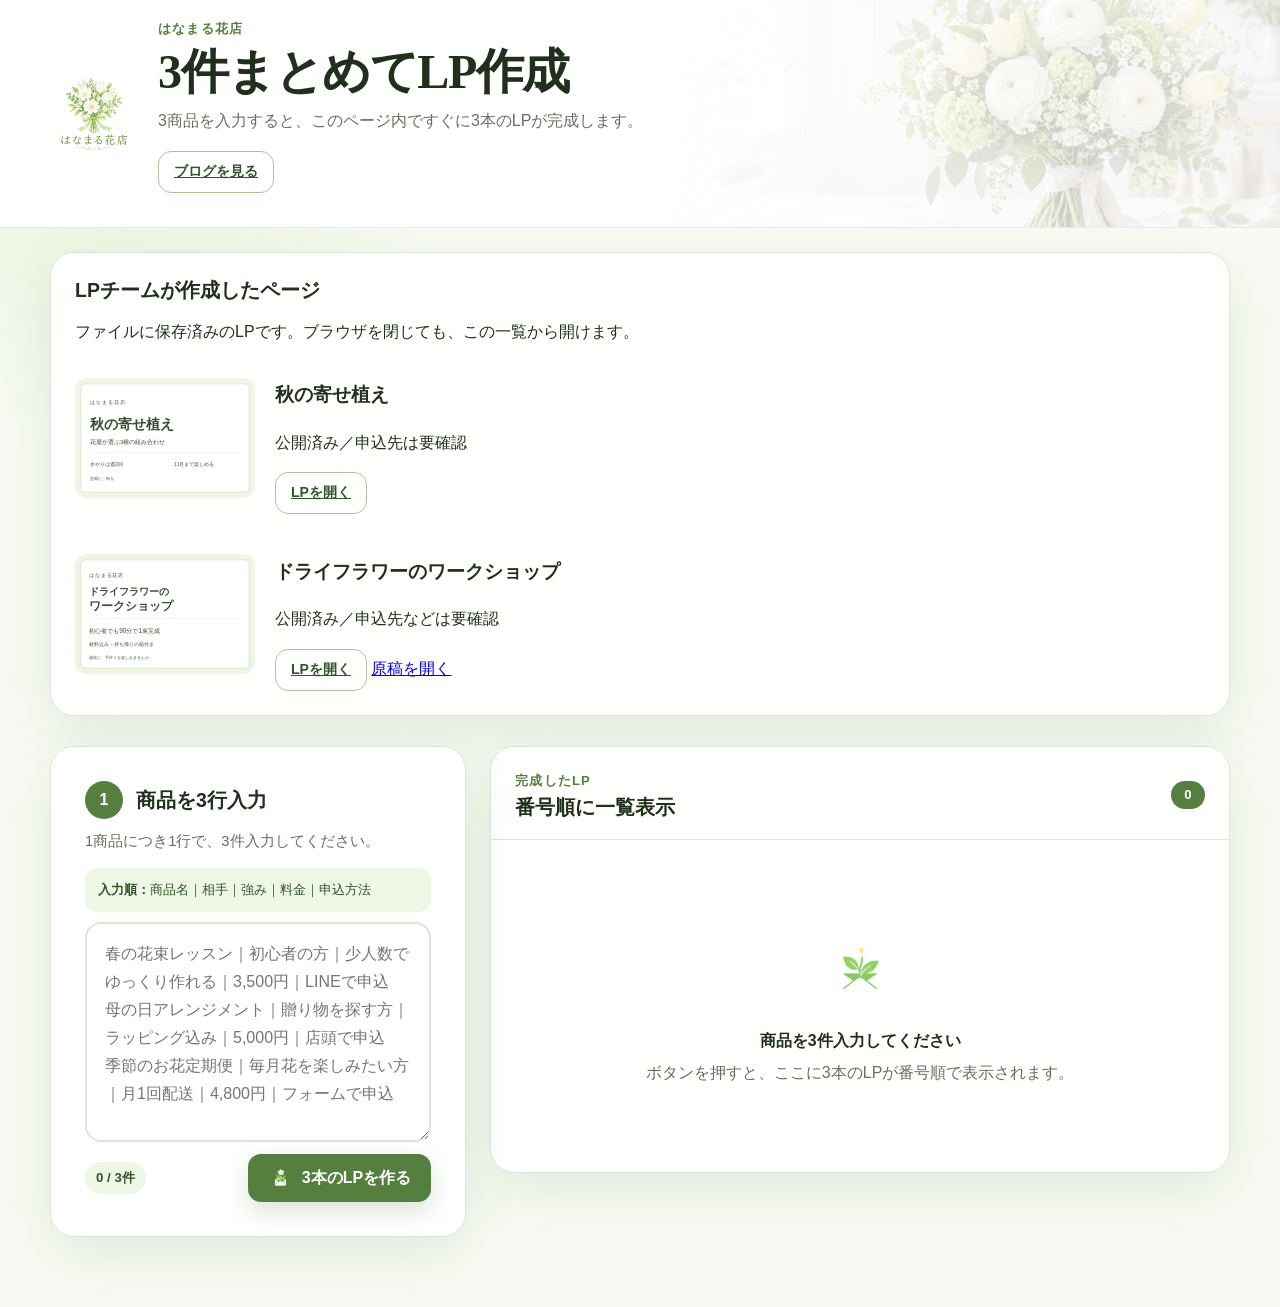
<file: index.html>
<!doctype html>
<html lang="ja">
<head>
  <meta charset="utf-8">
  <meta name="viewport" content="width=device-width, initial-scale=1">
  <meta name="theme-color" content="#6f9d4f">
  <title>3件まとめてLP作成｜はなまる花店</title>
  <link rel="icon" href="icon.png" type="image/png">
  <style>
    :root{color-scheme:light;--g9:#315629;--g7:#557f3f;--g5:#82ad5d;--g2:#dcecc9;--g1:#eef6e5;--cream:#f8fbf3;--paper:#fff;--ink:#20301d;--muted:#657060;--line:#dce6d6;--danger:#a14943;--shadow:0 18px 55px rgba(54,89,43,.11)}
    *{box-sizing:border-box}html{scroll-behavior:smooth}body{margin:0;min-height:100vh;color:var(--ink);background:radial-gradient(circle at 6% 4%,rgba(220,236,201,.65),transparent 25rem),var(--cream);font-family:-apple-system,BlinkMacSystemFont,"Hiragino Kaku Gothic ProN","Yu Gothic",Meiryo,sans-serif;font-size:16px;line-height:1.65}button,textarea{font:inherit}button{touch-action:manipulation}[hidden]{display:none!important}
    .page-header{position:relative;overflow:hidden;border-bottom:1px solid rgba(85,127,63,.14);background:var(--paper)}.header-photo{position:absolute;inset:0 0 0 auto;width:min(48vw,650px);height:100%;object-fit:cover;opacity:.2;mask-image:linear-gradient(90deg,transparent,#000 45%)}.header-inner{position:relative;display:flex;align-items:center;gap:20px;width:min(100% - 32px,1180px);min-height:132px;margin:auto;padding:18px 0}.brand-logo{width:88px;height:88px;flex:0 0 auto;object-fit:contain}.eyebrow{margin:0 0 3px;color:var(--g7);font-size:.82rem;font-weight:900;letter-spacing:.09em}h1{margin:0;font-family:"Yu Mincho","Hiragino Mincho ProN",serif;font-size:clamp(1.9rem,4vw,3rem);line-height:1.2;letter-spacing:-.03em}.header-copy{margin:8px 0 0;color:var(--muted)}
    .workspace{display:grid;grid-template-columns:minmax(320px,.72fr) minmax(0,1.28fr);gap:24px;width:min(100% - 32px,1180px);margin:30px auto 70px;align-items:start}.panel{border:1px solid var(--line);border-radius:24px;background:rgba(255,255,255,.96);box-shadow:var(--shadow)}.input-panel{position:sticky;top:18px;padding:clamp(22px,4vw,34px)}.step-heading{display:flex;align-items:center;gap:13px;margin-bottom:10px}.step-number{display:grid;width:38px;height:38px;flex:0 0 auto;place-items:center;border-radius:50%;color:white;background:var(--g7);font-weight:900}h2{margin:0;font-size:1.22rem;line-height:1.35}.description{margin:0 0 15px;color:var(--muted);font-size:.92rem}.format-guide{margin:0 0 10px;padding:11px 13px;border-radius:12px;color:var(--g9);background:var(--g1);font-size:.82rem}
    textarea{display:block;width:100%;min-height:220px;padding:16px 18px;resize:vertical;border:2px solid var(--line);border-radius:16px;color:var(--ink);background:#fff;line-height:1.75;transition:border-color .15s,box-shadow .15s}textarea:focus{outline:none;border-color:var(--g5);box-shadow:0 0 0 4px rgba(130,173,93,.14)}.field-footer{display:flex;align-items:center;justify-content:space-between;gap:12px;margin-top:12px}.count-badge{padding:5px 11px;border-radius:999px;color:var(--g9);background:var(--g1);font-size:.83rem;font-weight:900}
    .primary-button,.copy-button{display:inline-flex;align-items:center;justify-content:center;gap:9px;min-height:48px;padding:10px 20px;border-radius:13px;font-weight:900;cursor:pointer;transition:transform .15s,background .15s,border-color .15s}.primary-button{border:0;color:white;background:var(--g7);box-shadow:0 9px 24px rgba(85,127,63,.22)}.primary-button:hover{background:var(--g9);transform:translateY(-1px)}.primary-button:active,.copy-button:active{transform:translateY(1px)}.button-icon{width:25px;height:25px;object-fit:contain}.copy-button{min-height:42px;padding:8px 15px;border:1px solid #abc59a;color:var(--g9);background:white;font-size:.88rem}.copy-button:hover{background:var(--g1);border-color:var(--g5)}button:focus-visible,textarea:focus-visible,summary:focus-visible{outline:4px solid rgba(130,173,93,.25);outline-offset:3px}.message{margin:14px 0 0;padding:10px 13px;border-radius:11px;color:var(--g9);background:var(--g1);font-size:.88rem;font-weight:700}.message.error{color:var(--danger);background:#fff0ee}
    .results{overflow:hidden}.results-header{display:flex;align-items:center;justify-content:space-between;gap:14px;padding:23px 24px 18px;border-bottom:1px solid var(--line)}.results-count{min-width:34px;padding:3px 9px;border-radius:999px;color:white;background:var(--g7);text-align:center;font-size:.82rem;font-weight:900}.result-list{display:grid;gap:14px;padding:16px}.empty-state{padding:70px 24px;color:var(--muted);text-align:center}.empty-state img{width:82px;height:82px;margin-bottom:12px;object-fit:contain;opacity:.72}.empty-state strong{display:block;margin-bottom:5px;color:var(--ink)}.result-item{overflow:hidden;border:1px solid var(--line);border-radius:18px;background:white}.result-item[open]{border-color:#b7cf9f;box-shadow:0 11px 30px rgba(54,89,43,.1)}.result-item summary{position:relative;padding:17px 48px 17px 18px;list-style:none;cursor:pointer}.result-item summary::-webkit-details-marker{display:none}.result-item summary::after{content:"+";position:absolute;top:15px;right:18px;color:var(--g7);font-size:1.35rem;font-weight:700}.result-item[open] summary::after{content:"−"}.result-heading{display:flex;align-items:center;gap:10px}.result-number{display:grid;width:30px;height:30px;flex:0 0 auto;place-items:center;border-radius:50%;color:white;background:var(--g7);font-size:.82rem;font-weight:900}.result-title{font-weight:900}.result-meta{display:block;margin:4px 0 0 40px;color:var(--muted);font-size:.76rem}.result-body{padding:16px;border-top:1px solid var(--line);background:#f7faf4}
    .lp-preview{overflow:hidden;border:1px solid var(--line);border-radius:15px;background:white}.lp-hero{position:relative;min-height:290px;padding:30px;display:flex;align-items:flex-end;overflow:hidden;color:white}.lp-hero-photo{position:absolute;inset:0;width:100%;height:100%;object-fit:cover}.lp-hero::after{content:"";position:absolute;inset:0;background:linear-gradient(90deg,rgba(32,48,29,.9),rgba(32,48,29,.3))}.lp-hero-copy{position:relative;z-index:1;max-width:75%}.lp-mini-logo{width:72px;height:72px;margin-bottom:14px;border-radius:14px;background:rgba(255,255,255,.9);object-fit:contain}.lp-kicker{margin:0 0 6px;color:#e8f4d9;font-size:.83rem;font-weight:900}.lp-hero h3{margin:0;font-family:"Yu Mincho","Hiragino Mincho ProN",serif;font-size:clamp(1.8rem,5vw,3.1rem);line-height:1.2}.lp-hero-text{margin:12px 0 0}.lp-content{padding:clamp(24px,5vw,42px)}.lp-section+.lp-section{margin-top:34px;padding-top:30px;border-top:1px solid var(--line)}.lp-label{margin:0 0 5px;color:var(--g7);font-size:.76rem;font-weight:900;letter-spacing:.11em}.lp-content h4{margin:0 0 12px;font-family:"Yu Mincho","Hiragino Mincho ProN",serif;font-size:1.45rem}.lp-content p{margin:0;white-space:pre-line}.recommend-list{display:grid;gap:8px;margin:0;padding:0;list-style:none}.recommend-list li{padding:10px 13px;border-radius:11px;background:var(--g1)}.recommend-list li::before{content:"✓";margin-right:9px;color:var(--g7);font-weight:900}.price-box{display:grid;grid-template-columns:1fr 1fr;gap:16px;padding:20px;border-radius:14px;color:white;background:var(--g9)}.price-value{color:#e3f0c9;font-size:1.35rem;font-weight:900}.lp-actions{display:flex;justify-content:flex-end;margin-top:14px}
    @media(max-width:900px){.workspace{grid-template-columns:1fr}.input-panel{position:static}}@media(max-width:600px){.header-inner{min-height:116px;gap:13px}.brand-logo{width:70px;height:70px}.header-copy{display:none}.header-photo{width:75vw}.workspace{width:min(100% - 20px,1180px);margin-top:16px}.panel{border-radius:18px}.input-panel{padding:19px 16px}.field-footer{align-items:stretch;flex-direction:column}.primary-button{width:100%}.count-badge{align-self:flex-start}.lp-hero{min-height:330px;padding:22px}.lp-hero-copy{max-width:100%}.price-box{grid-template-columns:1fr}}@media(prefers-reduced-motion:reduce){*{scroll-behavior:auto!important;transition:none!important}}
  </style>
</head>
<body>
  <header class="page-header"><img class="header-photo" src="main.png" alt=""><div class="header-inner"><img class="brand-logo" src="logo.png" alt="はなまる花店"><div><p class="eyebrow">はなまる花店</p><h1>3件まとめてLP作成</h1><p class="header-copy">3商品を入力すると、このページ内ですぐに3本のLPが完成します。</p><p><a class="copy-button" href="blog/index.html">ブログを見る</a></p></div></div></header>
  <section class="panel" style="width:min(100% - 32px,1180px);margin:24px auto;padding:24px" aria-labelledby="team-pages-title">
    <h2 id="team-pages-title">LPチームが作成したページ</h2>
    <p>ファイルに保存済みのLPです。ブラウザを閉じても、この一覧から開けます。</p>
    <article style="display:flex;align-items:center;gap:20px;flex-wrap:wrap">
      <img src="img/main.svg" alt="秋の寄せ植えの文字図版" style="width:180px;border-radius:12px">
      <div><h3>秋の寄せ植え</h3><p>公開済み／申込先は要確認</p><a class="copy-button" href="autumn-planter/index.html">LPを開く</a></div>
    </article>
    <article style="display:flex;align-items:center;gap:20px;flex-wrap:wrap;margin-top:24px">
      <img src="img/dry-flower-workshop/main.svg" alt="ドライフラワーのワークショップの文字図版" style="width:180px;border-radius:12px">
      <div><h3>ドライフラワーのワークショップ</h3><p>公開済み／申込先などは要確認</p><a class="copy-button" href="dry-flower-workshop/index.html">LPを開く</a> <a href="dry-flower-workshop/修正済みLP.md">原稿を開く</a></div>
    </article>
  </section>
  <main class="workspace">
    <section class="panel input-panel" aria-labelledby="products-title">
      <div class="step-heading"><span class="step-number">1</span><h2 id="products-title">商品を3行入力</h2></div>
      <p class="description">1商品につき1行で、3件入力してください。</p>
      <p class="format-guide"><strong>入力順：</strong>商品名｜相手｜強み｜料金｜申込方法</p>
      <textarea id="products-input" placeholder="春の花束レッスン｜初心者の方｜少人数でゆっくり作れる｜3,500円｜LINEで申込&#10;母の日アレンジメント｜贈り物を探す方｜ラッピング込み｜5,000円｜店頭で申込&#10;季節のお花定期便｜毎月花を楽しみたい方｜月1回配送｜4,800円｜フォームで申込" aria-describedby="product-count"></textarea>
      <div class="field-footer"><span class="count-badge" id="product-count">0 / 3件</span><button class="primary-button" id="create-lps" type="button"><img class="button-icon" src="icon.png" alt="">3本のLPを作る</button></div>
      <p class="message" id="status-message" role="status" hidden></p>
    </section>
    <section class="panel results" aria-labelledby="results-title"><div class="results-header"><div><p class="eyebrow">完成したLP</p><h2 id="results-title">番号順に一覧表示</h2></div><span class="results-count" id="results-count">0</span></div><div class="result-list" id="result-list"></div></section>
  </main>
  <script>
    const STORAGE_KEY='hanamaru-lp-maker-v2',DRAFT_KEY='hanamaru-lp-maker-draft-v2';
    const productsInput=document.getElementById('products-input'),productCount=document.getElementById('product-count'),resultList=document.getElementById('result-list'),resultsCount=document.getElementById('results-count'),statusMessage=document.getElementById('status-message');
    let generatedLPs=readStorage(STORAGE_KEY,[]);
    function readStorage(key,fallback){try{const value=JSON.parse(localStorage.getItem(key));return value??fallback}catch{return fallback}}
    function getLines(){return productsInput.value.split(/\r?\n/).map(line=>line.trim()).filter(Boolean)}
    function updateCount(){const count=getLines().length;productCount.textContent=`${count} / 3件`;const invalid=count>3;productCount.style.color=invalid?'var(--danger)':'';productCount.style.background=invalid?'#fff0ee':'';return count}
    function parseProduct(line,number){const parts=line.split(/\s*(?:｜|\||\t)\s*/).map(value=>value.trim());const product=parts[0]||`商品 ${number}`;return{id:`${Date.now()}-${number}`,number,product,audience:parts[1]||'花のある暮らしを楽しみたい方',strength:parts[2]||'はなまる花店が心を込めてご用意します',price:parts[3]||'お問い合わせください',application:parts[4]||'店頭またはLINEでお申し込みください',createdAt:new Date().toISOString()}}
    function makeCopy(lp){return`【${lp.product}】\n\n${lp.audience}へ。\n${lp.strength}。はなまる花店から、あなたにぴったりの「${lp.product}」をご案内します。\n\n■ こんな方におすすめ\n・${lp.audience}\n・${lp.product}を探している方\n・「${lp.strength}」に魅力を感じる方\n\n■ 商品の魅力\n${lp.strength}。花のある時間を、気軽に心地よく楽しんでいただける商品です。\n\n■ ご利用の流れ\n1. ${lp.application}\n2. ご案内に沿って「${lp.product}」をお楽しみください。\n\n■ 料金\n${lp.price}\n\n■ お申し込み方法\n${lp.application}\n\n■ よくある質問\nQ. どんな人に向いていますか？\nA. ${lp.audience}におすすめです。\n\nQ. どんな特徴がありますか？\nA. ${lp.strength}。\n\nQ. 料金と申込方法を教えてください。\nA. 料金は${lp.price}。${lp.application}。\n\n気になる方は、どうぞ気軽にお申し込みください。`}
    function element(tag,className,text){const node=document.createElement(tag);if(className)node.className=className;if(text!==undefined)node.textContent=text;return node}
    function addSection(parent,labelText,titleText,contentNode){const section=element('section','lp-section');section.append(element('p','lp-label',labelText),element('h4','',titleText),contentNode);parent.append(section)}
    function buildPreview(lp){const preview=element('article','lp-preview'),hero=element('div','lp-hero'),photo=element('img','lp-hero-photo');photo.src='main.png';photo.alt='';const heroCopy=element('div','lp-hero-copy'),logo=element('img','lp-mini-logo');logo.src='logo.png';logo.alt='はなまる花店';heroCopy.append(logo,element('p','lp-kicker',`${lp.audience}へ`),element('h3','',lp.product),element('p','lp-hero-text',`${lp.strength}。花のある素敵な時間をお届けします。`));hero.append(photo,heroCopy);const content=element('div','lp-content'),recommendations=element('ul','recommend-list');[lp.audience,`${lp.product}を探している方`,`「${lp.strength}」に魅力を感じる方`].forEach(text=>recommendations.append(element('li','',text)));addSection(content,'FOR YOU','こんな方におすすめ',recommendations);addSection(content,'FEATURE','この商品の魅力',element('p','',`${lp.strength}。花のある時間を、気軽に心地よく楽しんでいただける商品です。`));addSection(content,'HOW TO','ご利用の流れ',element('p','',`1. ${lp.application}\n2. ご案内に沿って「${lp.product}」をお楽しみください。`));const priceBox=element('div','price-box'),priceColumn=element('div'),applyColumn=element('div');priceColumn.append(element('p','lp-label','料金'),element('p','price-value',lp.price));applyColumn.append(element('p','lp-label','お申し込み方法'),element('p','',lp.application));priceBox.append(priceColumn,applyColumn);addSection(content,'PRICE & ENTRY','料金とお申し込み',priceBox);addSection(content,'FAQ','よくある質問',element('p','',`どんな人に向いていますか？\n${lp.audience}におすすめです。\n\nどんな特徴がありますか？\n${lp.strength}。\n\n料金と申込方法を教えてください。\n${lp.price}。${lp.application}。`));preview.append(hero,content);return preview}
    async function copyText(text){try{await navigator.clipboard.writeText(text);return true}catch{const temporary=document.createElement('textarea');temporary.value=text;temporary.style.position='fixed';temporary.style.opacity='0';document.body.appendChild(temporary);temporary.select();const copied=document.execCommand('copy');temporary.remove();return copied}}
    function formatDate(value){return new Intl.DateTimeFormat('ja-JP',{year:'numeric',month:'numeric',day:'numeric',hour:'2-digit',minute:'2-digit'}).format(new Date(value))}
    function renderResults(openNumber=0){resultList.replaceChildren();resultsCount.textContent=generatedLPs.length;if(!generatedLPs.length){const empty=element('div','empty-state'),icon=element('img');icon.src='icon.png';icon.alt='';empty.append(icon,element('strong','','商品を3件入力してください'),element('span','','ボタンを押すと、ここに3本のLPが番号順で表示されます。'));resultList.append(empty);return}generatedLPs.slice().sort((a,b)=>a.number-b.number).forEach(lp=>{const details=element('details','result-item');details.open=lp.number===openNumber;const summary=element('summary'),heading=element('span','result-heading');heading.append(element('span','result-number',String(lp.number)),element('span','result-title',lp.product));summary.append(heading,element('span','result-meta',`${formatDate(lp.createdAt)} 保存`));const body=element('div','result-body');body.append(buildPreview(lp));const actions=element('div','lp-actions'),copyButton=element('button','copy-button','このLPをコピー');copyButton.type='button';copyButton.addEventListener('click',async()=>{const copied=await copyText(makeCopy(lp));copyButton.textContent=copied?'コピーしました':'コピーできませんでした';setTimeout(()=>{copyButton.textContent='このLPをコピー'},1800)});actions.append(copyButton);body.append(actions);details.append(summary,body);resultList.append(details)})}
    function showStatus(text,isError=false){statusMessage.textContent=text;statusMessage.classList.toggle('error',isError);statusMessage.hidden=false}
    document.getElementById('create-lps').addEventListener('click',()=>{const lines=getLines();if(lines.length!==3){showStatus(`商品を3件入力してください。現在は${lines.length}件です。`,true);productsInput.focus();return}generatedLPs=lines.map((line,index)=>parseProduct(line,index+1));localStorage.setItem(STORAGE_KEY,JSON.stringify(generatedLPs));localStorage.setItem(DRAFT_KEY,productsInput.value);renderResults(1);showStatus('3本のLPを作成して保存しました。右の一覧から1本ずつ開けます。');document.querySelector('.results').scrollIntoView({behavior:'smooth',block:'start'})});
    productsInput.addEventListener('input',()=>{updateCount();localStorage.setItem(DRAFT_KEY,productsInput.value);statusMessage.hidden=true});
    productsInput.value=localStorage.getItem(DRAFT_KEY)||'';if(!Array.isArray(generatedLPs))generatedLPs=[];generatedLPs=generatedLPs.filter(lp=>lp&&lp.number>=1&&lp.number<=3).sort((a,b)=>a.number-b.number);updateCount();renderResults();
  </script>
</body>
</html>
</file>
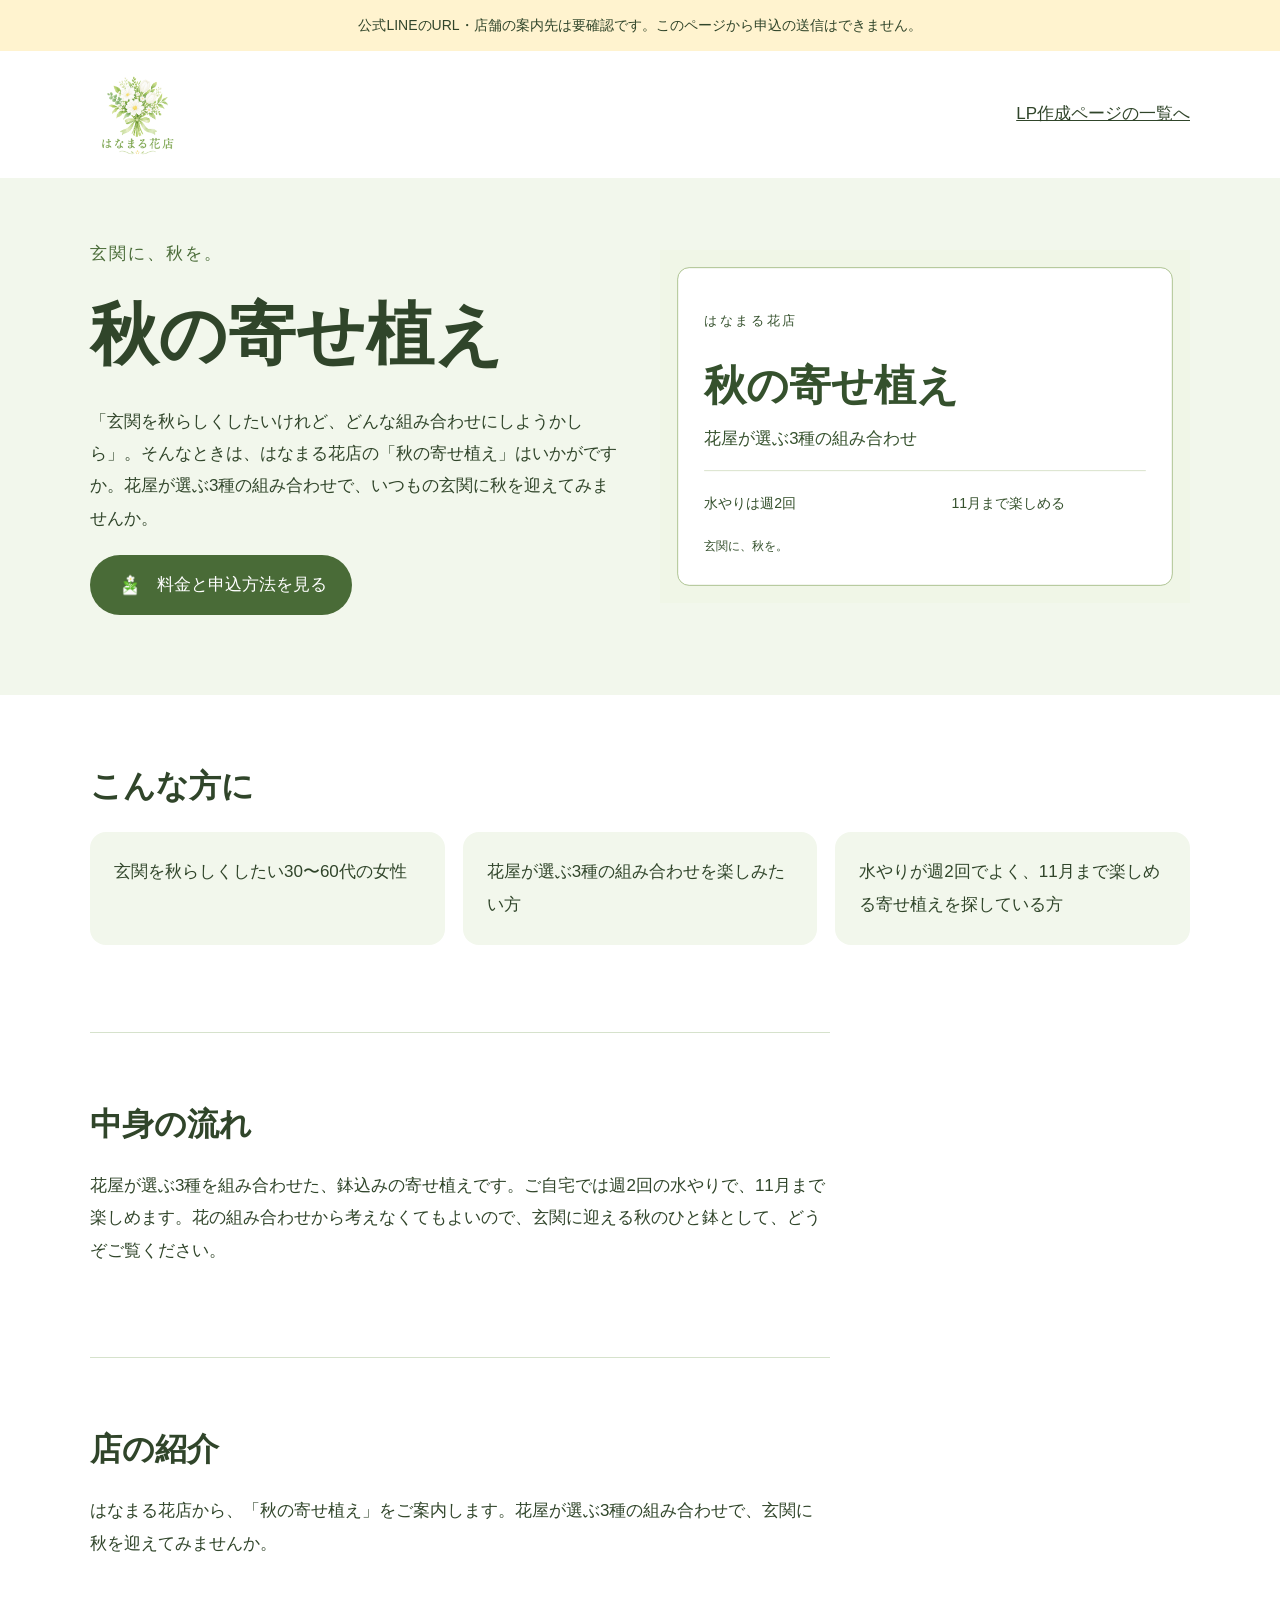
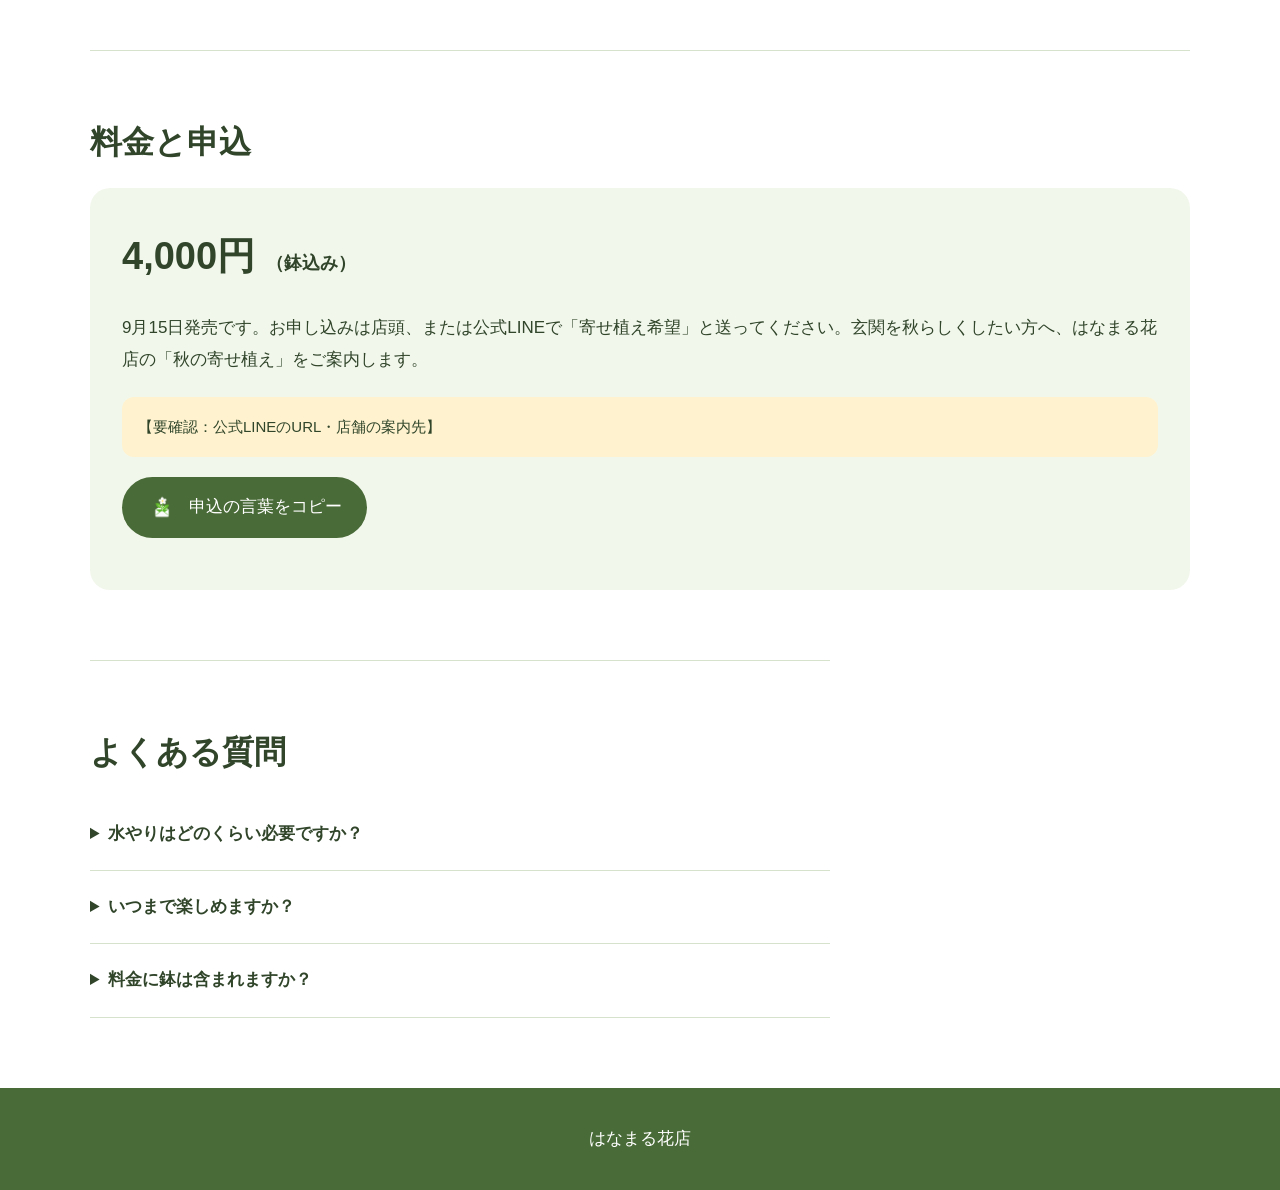
<file: autumn-planter/index.html>
<!doctype html>
<html lang="ja">
<head>
<meta charset="utf-8"><meta name="viewport" content="width=device-width,initial-scale=1">
<title>秋の寄せ植え｜はなまる花店</title>
<link rel="icon" href="../img/icon.png">
<style>
:root{--ink:#30452a;--green:#496b37;--pale:#f2f7ec;--line:#d6e2cc}*{box-sizing:border-box}body{margin:0;color:var(--ink);background:#fff;font:17px/1.9 -apple-system,BlinkMacSystemFont,"Hiragino Sans","Yu Gothic",sans-serif}a{color:inherit}button{font:inherit;cursor:pointer}img{max-width:100%;display:block}.notice{padding:12px 24px;background:#fff3cf;text-align:center;font-size:14px}.wrap{width:min(1100px,calc(100% - 40px));margin:auto}.brand{display:flex;align-items:center;justify-content:space-between;padding:16px 0}.brand img{width:95px;height:95px;object-fit:contain}.hero{background:var(--pale);padding:60px 0 80px}.hero-grid{display:grid;grid-template-columns:1fr 1fr;align-items:center;gap:40px}h1,h2{font-family:"Yu Mincho",serif;line-height:1.35}h1{font-size:clamp(40px,6vw,68px);margin:12px 0 24px}h2{font-size:32px;margin:0 0 24px}.kicker{color:var(--green);letter-spacing:.12em}p{margin:0 0 20px}.button{display:inline-flex;align-items:center;gap:12px;border:0;border-radius:40px;background:var(--green);color:white;text-decoration:none;padding:14px 25px}.button img{width:30px;height:30px}.section{padding:70px 0}.section+.section{border-top:1px solid var(--line)}.cards{display:grid;grid-template-columns:repeat(3,1fr);gap:18px;padding:0;list-style:none}.cards li{padding:24px;background:var(--pale);border-radius:16px}.copy{max-width:740px}.offer{background:var(--pale);padding:32px;border-radius:20px}.price{font-size:38px;font-weight:bold}.price small{font-size:18px}.pending{padding:16px;background:#fff3cf;border-radius:12px;font-size:15px}details{padding:20px 0;border-bottom:1px solid var(--line)}summary{cursor:pointer;font-weight:600}details p{margin:14px 0 0}footer{padding:35px;background:var(--green);color:white;text-align:center}.tools{display:flex;gap:20px;flex-wrap:wrap;margin-top:20px}button:focus-visible,a:focus-visible,summary:focus-visible{outline:3px solid #be852d;outline-offset:4px}@media(max-width:720px){.hero-grid,.cards{grid-template-columns:1fr}.hero{padding:35px 0}.section{padding:44px 0}.brand{gap:16px}.brand a{font-size:14px}.offer{padding:22px}}
</style>
</head>
<body>
<div class="notice">公式LINEのURL・店舗の案内先は要確認です。このページから申込の送信はできません。</div>
<header class="wrap brand"><img src="../img/logo.png" alt="はなまる花店"><a href="../index.html">LP作成ページの一覧へ</a></header>
<main>
<section class="hero"><div class="wrap hero-grid"><div><p class="kicker">玄関に、秋を。</p><h1>秋の寄せ植え</h1><p>「玄関を秋らしくしたいけれど、どんな組み合わせにしようかしら」。そんなときは、はなまる花店の「秋の寄せ植え」はいかがですか。花屋が選ぶ3種の組み合わせで、いつもの玄関に秋を迎えてみませんか。</p><a class="button" href="#entry"><img src="../img/icon.png" alt="">料金と申込方法を見る</a></div><img src="../img/main.svg" alt="秋の寄せ植え。花屋が選ぶ3種の組み合わせ。水やりは週2回、11月まで楽しめる。"></div></section>
<div class="wrap">
<section class="section"><h2>こんな方に</h2><ul class="cards"><li>玄関を秋らしくしたい30〜60代の女性</li><li>花屋が選ぶ3種の組み合わせを楽しみたい方</li><li>水やりが週2回でよく、11月まで楽しめる寄せ植えを探している方</li></ul></section>
<section class="section copy"><h2>中身の流れ</h2><p>花屋が選ぶ3種を組み合わせた、鉢込みの寄せ植えです。ご自宅では週2回の水やりで、11月まで楽しめます。花の組み合わせから考えなくてもよいので、玄関に迎える秋のひと鉢として、どうぞご覧ください。</p></section>
<section class="section copy"><h2>店の紹介</h2><p>はなまる花店から、「秋の寄せ植え」をご案内します。花屋が選ぶ3種の組み合わせで、玄関に秋を迎えてみませんか。</p></section>
<section class="section" id="entry"><h2>料金と申込</h2><div class="offer"><p class="price">4,000円 <small>（鉢込み）</small></p><p>9月15日発売です。お申し込みは店頭、または公式LINEで「寄せ植え希望」と送ってください。玄関を秋らしくしたい方へ、はなまる花店の「秋の寄せ植え」をご案内します。</p><p class="pending">【要確認：公式LINEのURL・店舗の案内先】</p><button class="button" id="copy-entry" type="button"><img src="../img/icon.png" alt="">申込の言葉をコピー</button><p id="copy-status" role="status"></p></div></section>
<section class="section copy"><h2>よくある質問</h2><details><summary>水やりはどのくらい必要ですか？</summary><p>週2回で大丈夫です。</p></details><details><summary>いつまで楽しめますか？</summary><p>11月まで楽しめます。</p></details><details><summary>料金に鉢は含まれますか？</summary><p>はい。4,000円（鉢込み）です。</p></details></section>
</div></main><footer>はなまる花店</footer>
<script>
document.getElementById('copy-entry').addEventListener('click',async()=>{const text='寄せ植え希望';let ok=false;try{await navigator.clipboard.writeText(text);ok=true}catch{const t=document.createElement('textarea');t.value=text;document.body.append(t);t.select();try{ok=document.execCommand('copy')}catch{}t.remove()}document.getElementById('copy-status').textContent=ok?'「寄せ植え希望」をコピーしました。':'コピーできませんでした。「寄せ植え希望」を選択してコピーしてください。'});
</script>
</body></html>
</file>
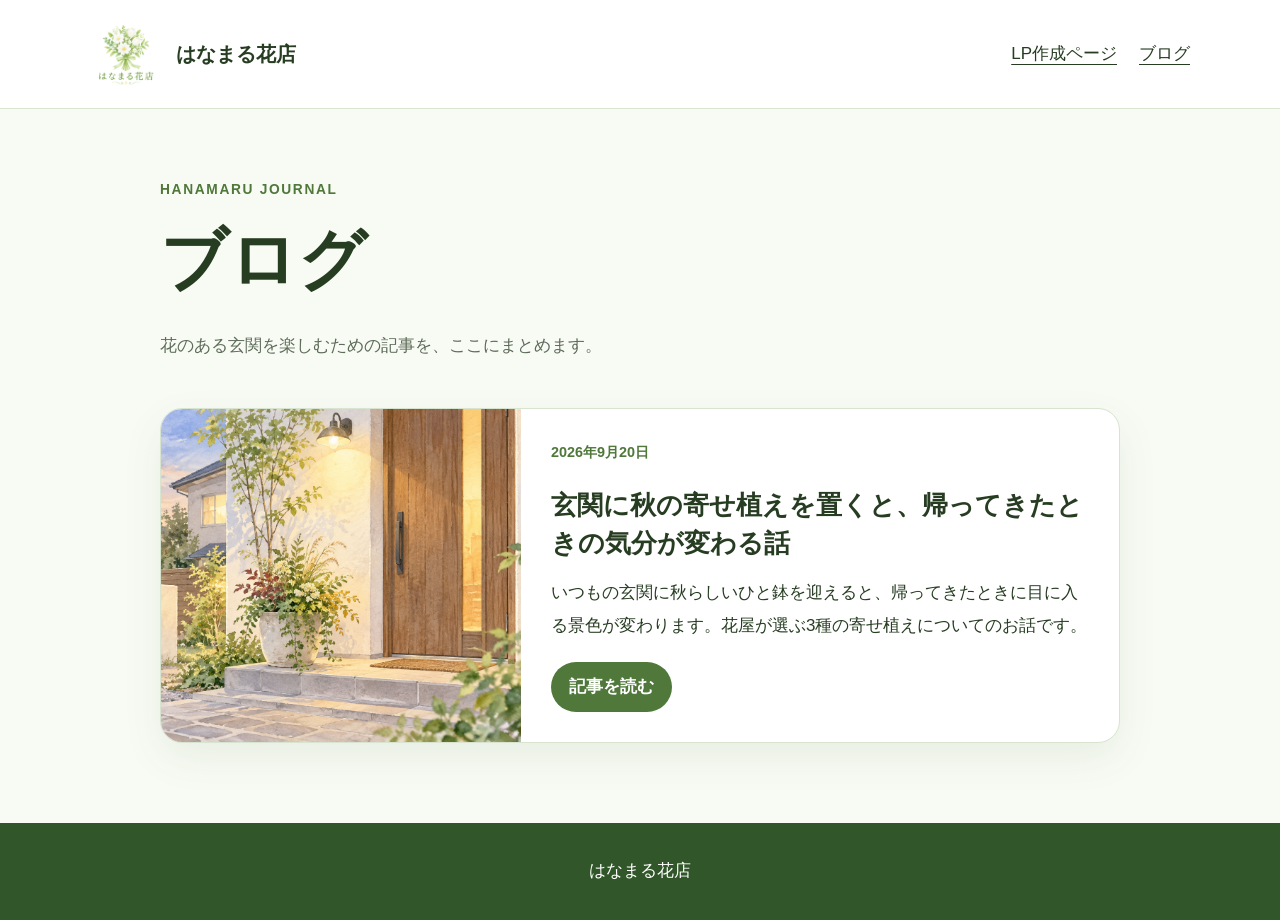
<file: blog/index.html>
<!doctype html>
<html lang="ja">
<head>
<meta charset="utf-8"><meta name="viewport" content="width=device-width,initial-scale=1">
<meta name="description" content="はなまる花店のブログ記事一覧">
<title>ブログ｜はなまる花店</title>
<link rel="icon" href="../icon.png"><link rel="stylesheet" href="blog.css">
</head>
<body>
<header class="site-header"><nav class="nav" aria-label="主なメニュー"><a class="brand" href="../index.html"><img src="../logo.png" alt=""><span>はなまる花店</span></a><div class="nav-links"><a href="../index.html">LP作成ページ</a><a href="index.html" aria-current="page">ブログ</a></div></nav></header>
<main class="wrap"><header class="page-intro"><p class="eyebrow">HANAMARU JOURNAL</p><h1>ブログ</h1><p class="lead">花のある玄関を楽しむための記事を、ここにまとめます。</p></header>
<section class="post-list" aria-label="記事一覧">
<article class="post-card"><img src="assets/autumn-planter-homecoming.png" alt="秋の玄関に寄せ植えを置いた、画像生成による水彩風のイメージ"><div class="post-copy"><p class="date"><time datetime="2026-09-20">2026年9月20日</time></p><h2>玄関に秋の寄せ植えを置くと、帰ってきたときの気分が変わる話</h2><p>いつもの玄関に秋らしいひと鉢を迎えると、帰ってきたときに目に入る景色が変わります。花屋が選ぶ3種の寄せ植えについてのお話です。</p><a class="button" href="posts/autumn-planter-homecoming/index.html">記事を読む</a></div></article>
</section></main>
<footer class="footer">はなまる花店</footer>
</body></html>
</file>
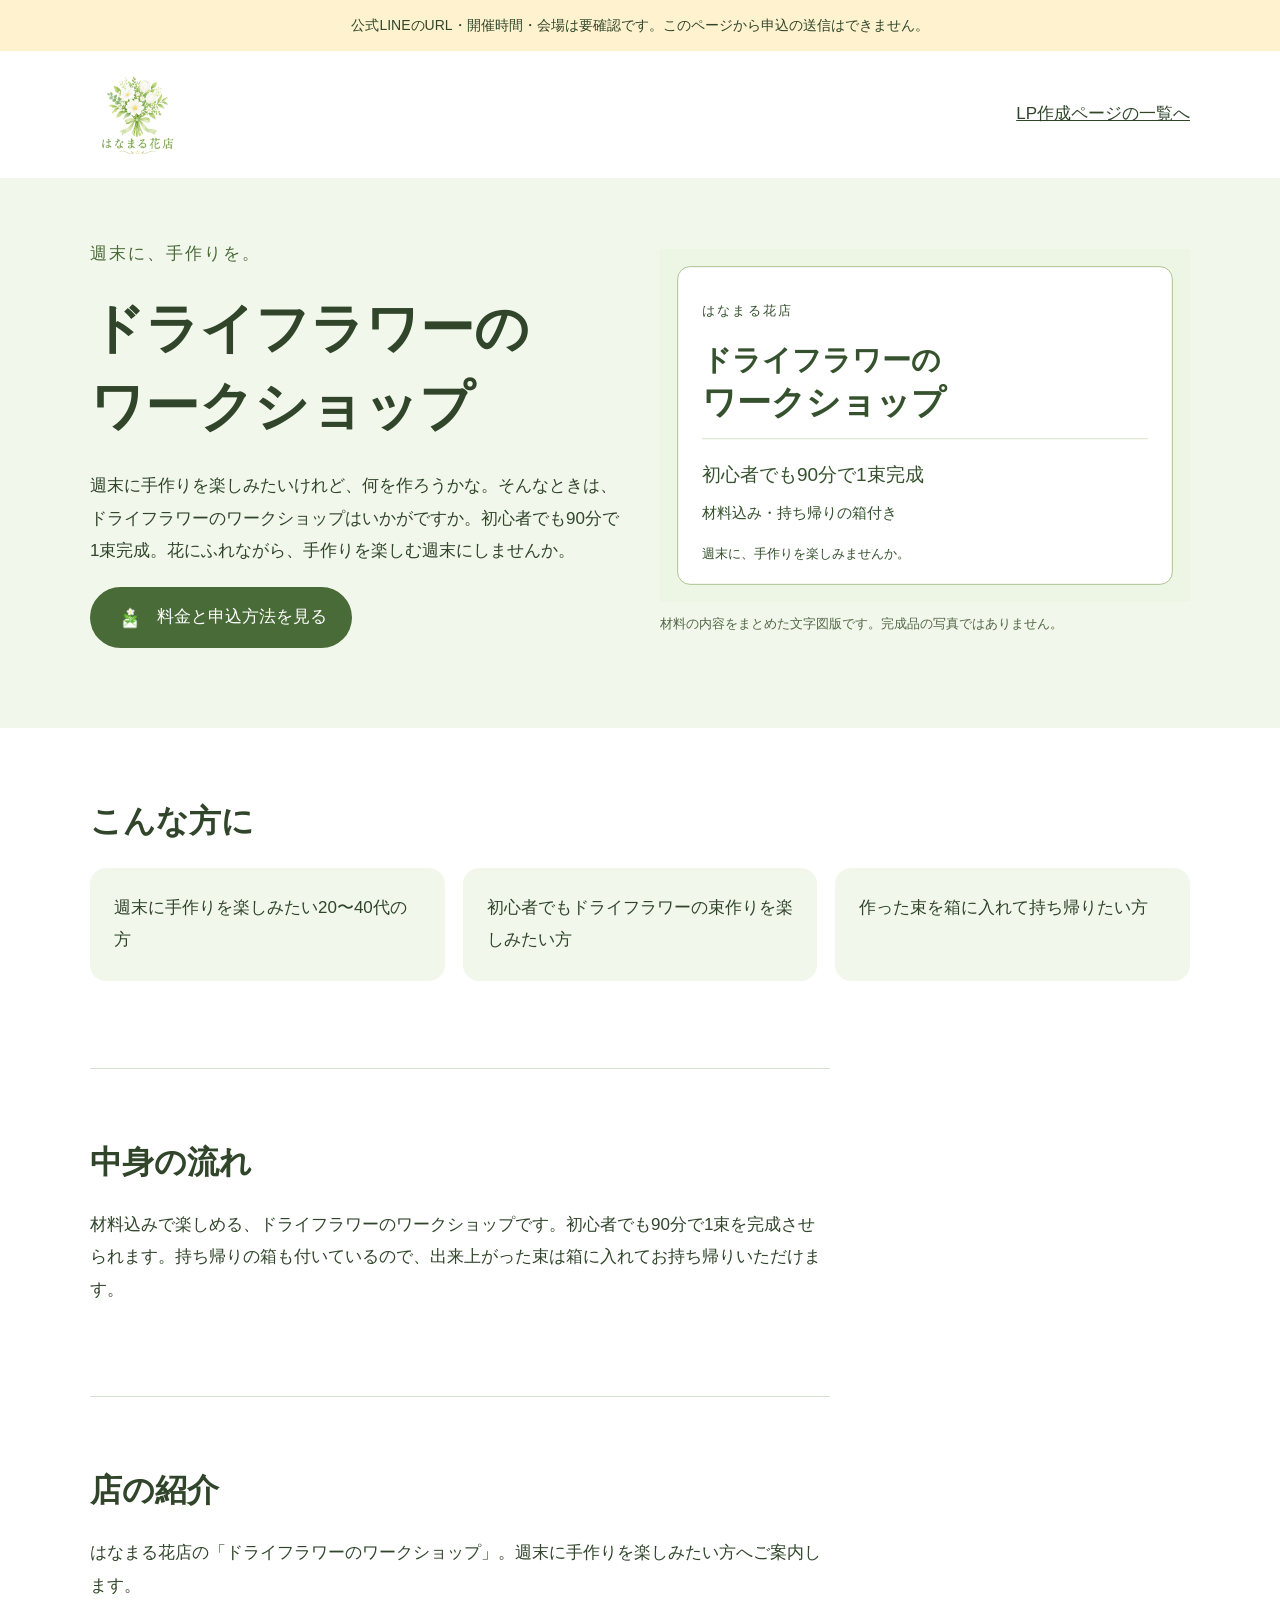
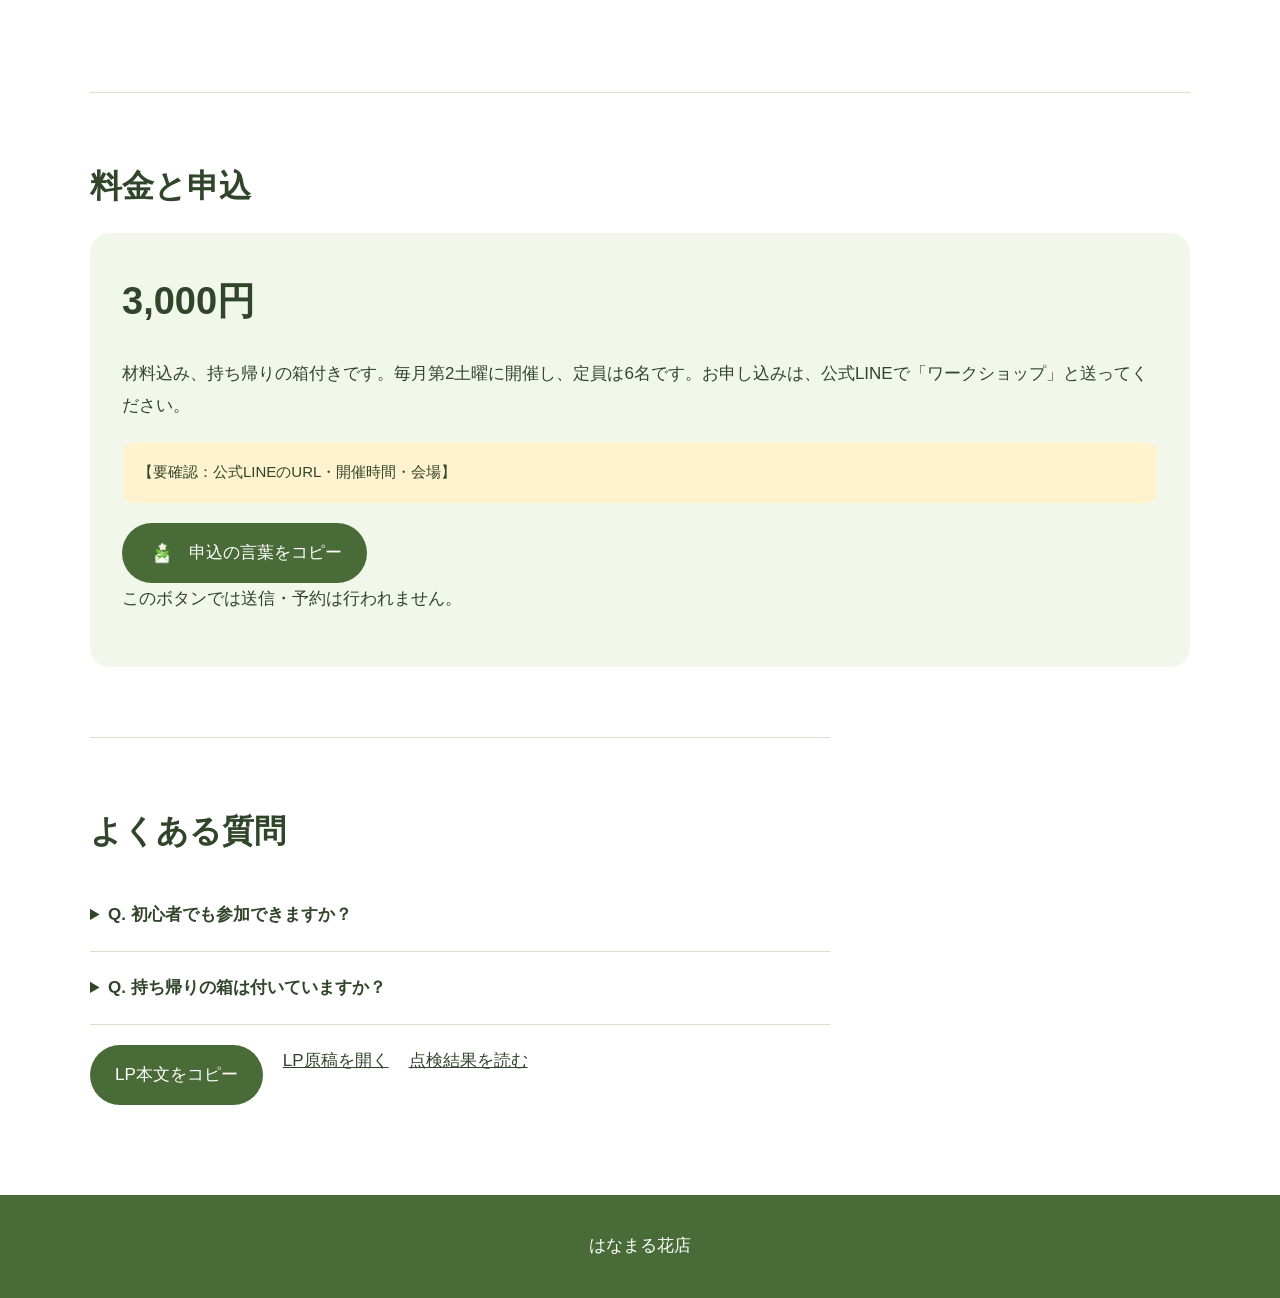
<file: dry-flower-workshop/index.html>
<!doctype html>
<html lang="ja">
<head>
<meta charset="utf-8"><meta name="viewport" content="width=device-width,initial-scale=1">
<meta name="robots" content="noindex,nofollow">
<title>ドライフラワーのワークショップ｜はなまる花店</title>
<link rel="icon" href="../img/dry-flower-workshop/icon.png">
<style>
:root{--ink:#30452a;--green:#496b37;--pale:#f2f7ec;--line:#d6e2cc}*{box-sizing:border-box}body{margin:0;color:var(--ink);background:#fff;font:17px/1.9 -apple-system,BlinkMacSystemFont,"Hiragino Sans","Yu Gothic",sans-serif}a{color:inherit}button{font:inherit;cursor:pointer}img{max-width:100%;display:block}.notice{padding:12px 24px;background:#fff3cf;text-align:center;font-size:14px}.wrap{width:min(1100px,calc(100% - 40px));margin:auto}.brand{display:flex;align-items:center;justify-content:space-between;padding:16px 0;gap:20px}.brand img{width:95px;height:95px;object-fit:contain}.hero{background:var(--pale);padding:60px 0 80px}.hero-grid{display:grid;grid-template-columns:1fr 1fr;align-items:center;gap:40px}h1,h2{font-family:"Yu Mincho",serif;line-height:1.45}h1{font-size:clamp(32px,4.3vw,54px);margin:12px 0 24px;overflow-wrap:anywhere}h2{font-size:32px;margin:0 0 24px}.kicker{color:var(--green);letter-spacing:.12em}p{margin:0 0 20px}.button{display:inline-flex;align-items:center;gap:12px;border:0;border-radius:40px;background:var(--green);color:white;text-decoration:none;padding:14px 25px}.button img{width:30px;height:30px}.section{padding:70px 0}.section+.section{border-top:1px solid var(--line)}.cards{display:grid;grid-template-columns:repeat(3,1fr);gap:18px;padding:0;list-style:none}.cards li{padding:24px;background:var(--pale);border-radius:16px}.copy{max-width:740px}.offer{background:var(--pale);padding:32px;border-radius:20px}.price{font-size:38px;font-weight:bold}.pending{padding:16px;background:#fff3cf;border-radius:12px;font-size:15px}details{padding:20px 0;border-bottom:1px solid var(--line)}summary{cursor:pointer;font-weight:600}details p{margin:14px 0 0}footer{padding:35px;background:var(--green);color:white;text-align:center}.tools{display:flex;gap:20px;flex-wrap:wrap;margin-top:20px}figure{margin:0}figcaption{font-size:13px;color:#536746;margin-top:10px}button:focus-visible,a:focus-visible,summary:focus-visible{outline:3px solid #be852d;outline-offset:4px}textarea{width:100%;font:inherit;padding:15px;border:1px solid var(--line);border-radius:12px}textarea[hidden]{display:none}@media(max-width:720px){.hero-grid,.cards{grid-template-columns:1fr}.hero{padding:35px 0}.section{padding:44px 0}.brand a{font-size:14px}.offer{padding:22px}}
</style>
</head>
<body>
<div class="notice">公式LINEのURL・開催時間・会場は要確認です。このページから申込の送信はできません。</div>
<header class="wrap brand"><img src="../img/dry-flower-workshop/logo.png" alt="はなまる花店"><a href="../index.html">LP作成ページの一覧へ</a></header>
<main>
<section class="hero"><div class="wrap hero-grid"><div><p class="kicker">週末に、手作りを。</p><h1>ドライフラワーの<br>ワークショップ</h1><p data-copy>週末に手作りを楽しみたいけれど、何を作ろうかな。そんなときは、ドライフラワーのワークショップはいかがですか。初心者でも90分で1束完成。花にふれながら、手作りを楽しむ週末にしませんか。</p><a class="button" href="#entry"><img src="../img/dry-flower-workshop/icon.png" alt="">料金と申込方法を見る</a></div><figure><img src="../img/dry-flower-workshop/main.svg" alt="ドライフラワーのワークショップ。初心者でも90分で1束完成。材料込み、持ち帰りの箱付き。"><figcaption>材料の内容をまとめた文字図版です。完成品の写真ではありません。</figcaption></figure></div></section>
<div class="wrap">
<section class="section"><h2 data-copy>こんな方に</h2><ul class="cards"><li data-copy>週末に手作りを楽しみたい20〜40代の方</li><li data-copy>初心者でもドライフラワーの束作りを楽しみたい方</li><li data-copy>作った束を箱に入れて持ち帰りたい方</li></ul></section>
<section class="section copy"><h2 data-copy>中身の流れ</h2><p data-copy>材料込みで楽しめる、ドライフラワーのワークショップです。初心者でも90分で1束を完成させられます。持ち帰りの箱も付いているので、出来上がった束は箱に入れてお持ち帰りいただけます。</p></section>
<section class="section copy"><h2 data-copy>店の紹介</h2><p data-copy>はなまる花店の「ドライフラワーのワークショップ」。週末に手作りを楽しみたい方へご案内します。</p></section>
<section class="section" id="entry"><h2 data-copy>料金と申込</h2><div class="offer"><p class="price" data-copy>3,000円</p><p data-copy>材料込み、持ち帰りの箱付きです。毎月第2土曜に開催し、定員は6名です。お申し込みは、公式LINEで「ワークショップ」と送ってください。</p><p class="pending" data-copy>【要確認：公式LINEのURL・開催時間・会場】</p><button class="button" id="copy-entry" type="button"><img src="../img/dry-flower-workshop/icon.png" alt="">申込の言葉をコピー</button><p>このボタンでは送信・予約は行われません。</p></div></section>
<section class="section copy"><h2 data-copy>よくある質問</h2><details><summary data-copy>Q. 初心者でも参加できますか？</summary><p data-copy>A. はい。初心者でも90分で1束完成するワークショップです。</p></details><details><summary data-copy>Q. 持ち帰りの箱は付いていますか？</summary><p data-copy>A. はい。持ち帰りの箱付きです。</p></details><div class="tools"><button class="button" id="copy-lp" type="button">LP本文をコピー</button><a href="修正済みLP.md">LP原稿を開く</a><a href="指摘.md">点検結果を読む</a></div><p id="copy-status" role="status"></p><textarea id="copy-fallback" aria-label="コピー用テキスト" readonly hidden></textarea></section>
</div></main><footer>はなまる花店</footer>
<script>
async function copyText(text,message){const fallback=document.getElementById('copy-fallback');fallback.hidden=true;let ok=false;try{await navigator.clipboard.writeText(text);ok=true}catch{fallback.value=text;fallback.hidden=false;fallback.focus();fallback.select();try{ok=document.execCommand('copy')}catch{}if(ok)fallback.hidden=true}document.getElementById('copy-status').textContent=ok?message:'コピーできませんでした。下のテキストを選択してコピーしてください。';if(!ok)fallback.scrollIntoView({block:'center'});}
document.getElementById('copy-entry').addEventListener('click',()=>copyText('ワークショップ','「ワークショップ」をコピーしました。送信・予約はまだ行われていません。'));
document.getElementById('copy-lp').addEventListener('click',()=>copyText('ドライフラワーのワークショップ\n\n冒頭の一言\n\n'+Array.from(document.querySelectorAll('[data-copy]'),el=>el.textContent.trim()).join('\n\n'),'LP本文をコピーしました。'));
</script>
</body></html>
</file>
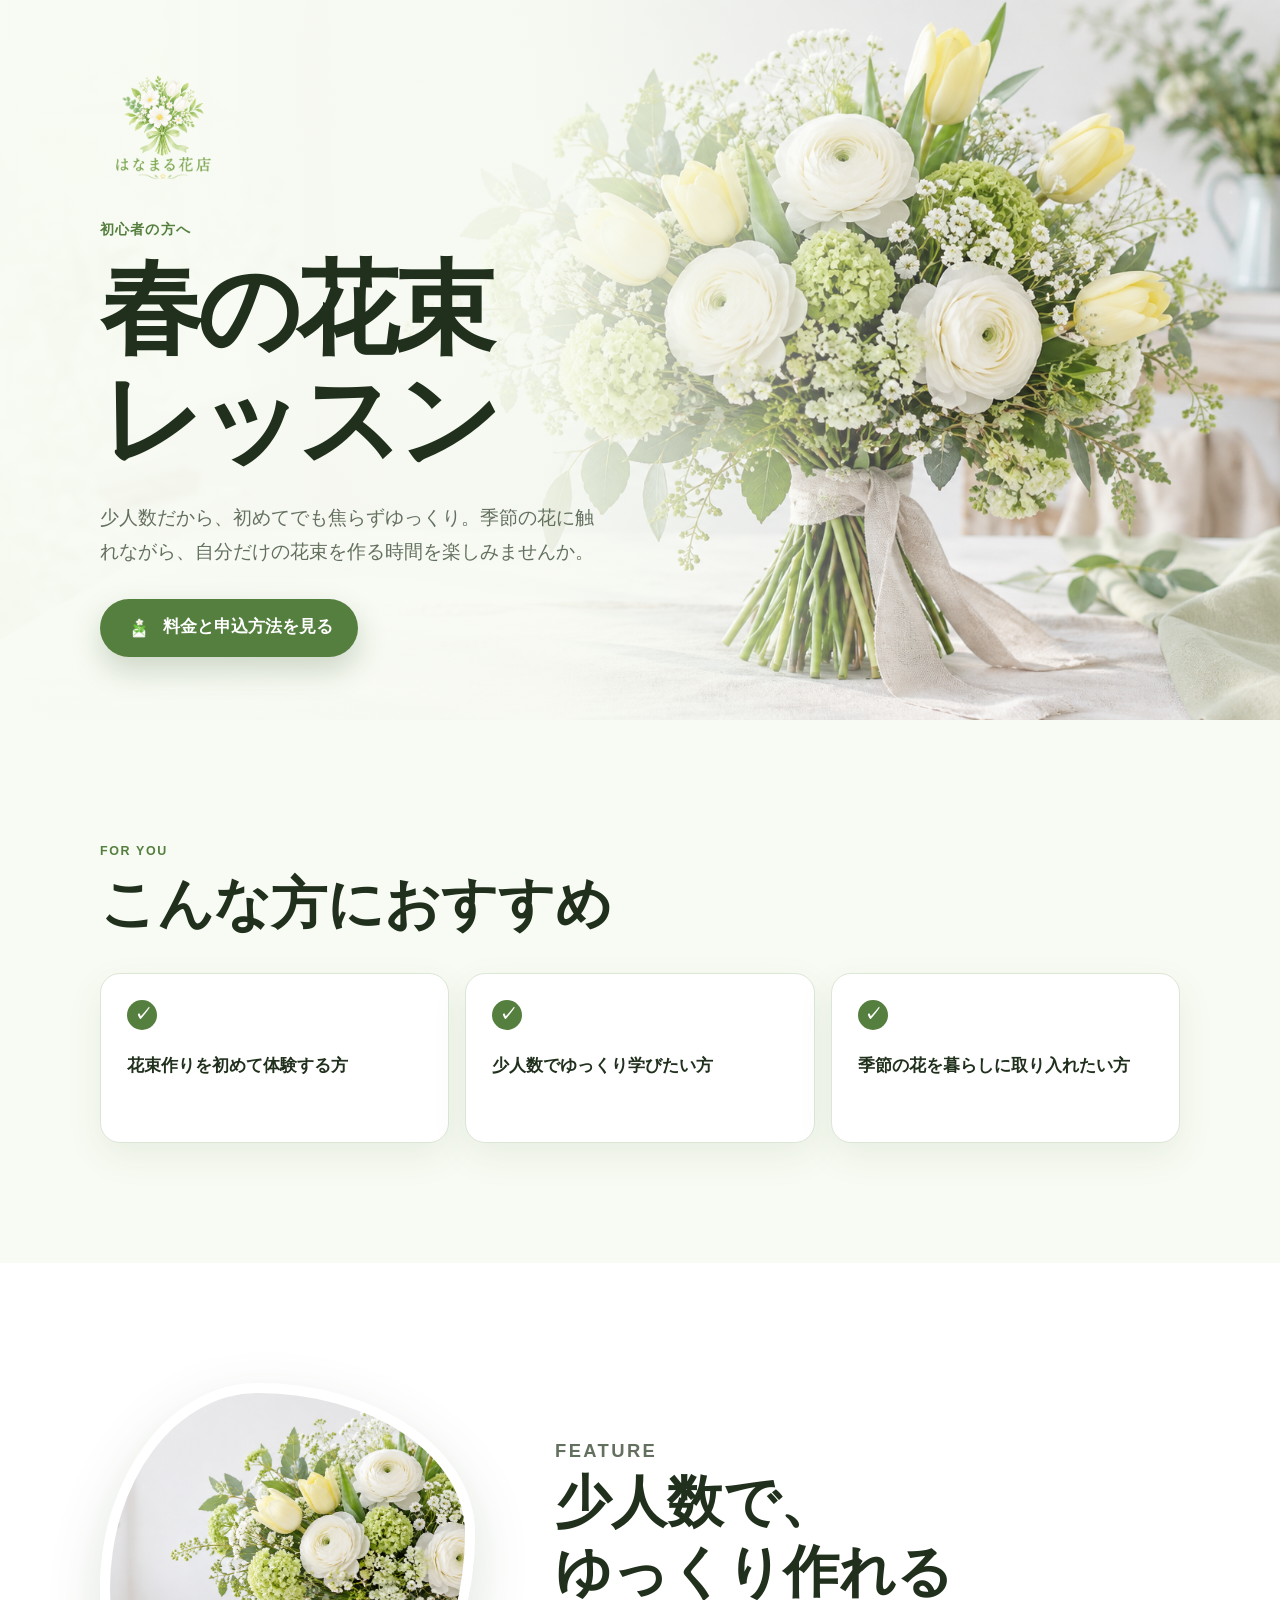
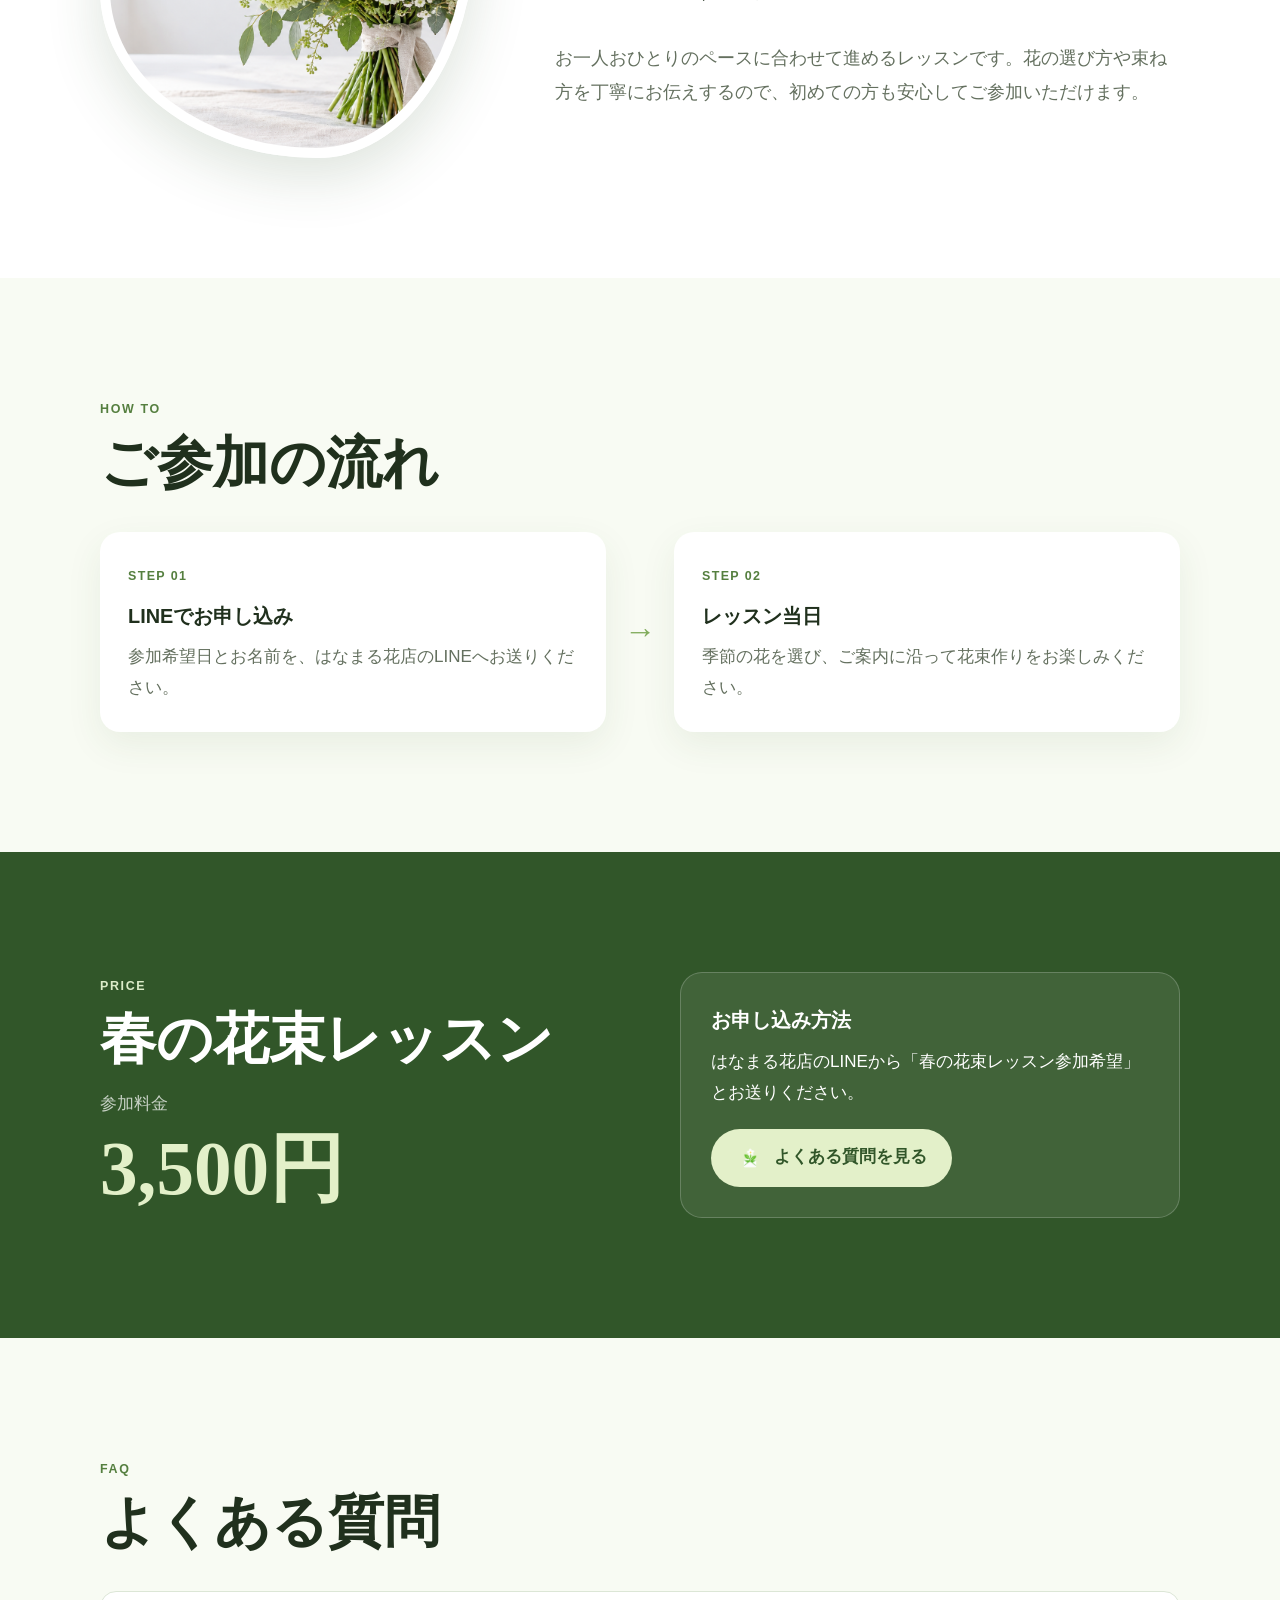
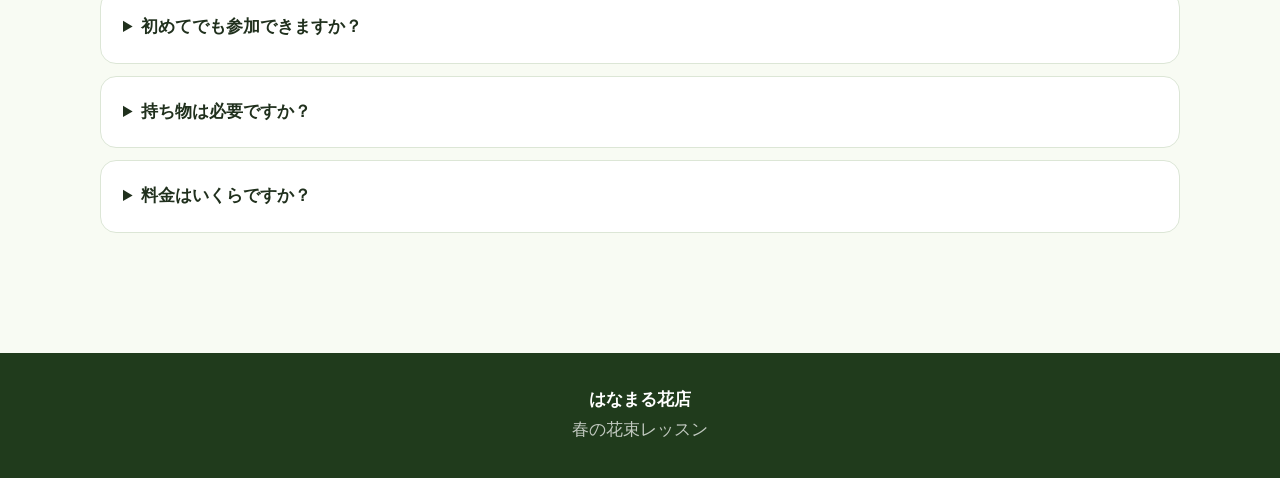
<file: spring-bouquet/index.html>
<!doctype html>
<html lang="ja">
<head>
  <meta charset="utf-8">
  <meta name="viewport" content="width=device-width, initial-scale=1">
  <meta name="theme-color" content="#6f9d4f">
  <meta name="description" content="初心者の方も少人数でゆっくり楽しめる、はなまる花店の春の花束レッスン。">
  <title>春の花束レッスン｜はなまる花店</title>
  <link rel="icon" href="../icon.png" type="image/png">
  <style>
    :root{--green:#557f3f;--deep:#315629;--young:#82ad5d;--pale:#eef6e5;--cream:#f8fbf3;--ink:#20301d;--muted:#64705f;--line:#dce6d6;--white:#fff}
    *{box-sizing:border-box}html{scroll-behavior:smooth}body{margin:0;color:var(--ink);background:var(--white);font-family:-apple-system,BlinkMacSystemFont,"Hiragino Kaku Gothic ProN","Yu Gothic",Meiryo,sans-serif;font-size:17px;line-height:1.8}img{max-width:100%}a{color:inherit}.wrap{width:min(100% - 40px,1080px);margin:auto}
    .hero{position:relative;display:grid;min-height:720px;align-items:center;overflow:hidden;background:var(--cream)}.hero-photo{position:absolute;inset:0;width:100%;height:100%;object-fit:cover}.hero::after{content:"";position:absolute;inset:0;background:linear-gradient(90deg,rgba(248,251,243,.98) 0%,rgba(248,251,243,.9) 42%,rgba(248,251,243,.1) 75%)}.hero-content{position:relative;z-index:1;width:min(100% - 40px,1080px);margin:auto}.logo{display:block;width:126px;height:126px;margin-bottom:28px;object-fit:contain}.kicker{margin:0 0 12px;color:var(--green);font-size:.9rem;font-weight:900;letter-spacing:.08em}.hero h1{max-width:8em;margin:0;font-family:"Yu Mincho","Hiragino Mincho ProN",serif;font-size:clamp(3rem,8vw,6.4rem);line-height:1.08;letter-spacing:-.05em}.lead{max-width:32rem;margin:24px 0 30px;color:var(--muted);font-size:clamp(1rem,2vw,1.18rem)}.cta{display:inline-flex;align-items:center;gap:10px;min-height:58px;padding:12px 25px;border-radius:999px;color:white;background:var(--green);box-shadow:0 13px 30px rgba(49,86,41,.22);font-weight:900;text-decoration:none;transition:.15s}.cta:hover{background:var(--deep);transform:translateY(-2px)}.cta img{width:28px;height:28px;object-fit:contain}
    .section{padding:clamp(72px,10vw,120px) 0}.section.alt{background:var(--cream)}.section-label{margin:0 0 7px;color:var(--green);font-size:.78rem;font-weight:900;letter-spacing:.13em}.section h2{margin:0 0 34px;font-family:"Yu Mincho","Hiragino Mincho ProN",serif;font-size:clamp(2rem,5vw,3.5rem);line-height:1.25}.cards{display:grid;grid-template-columns:repeat(3,1fr);gap:16px}.card{min-height:170px;padding:26px;border:1px solid var(--line);border-radius:20px;background:white;box-shadow:0 13px 36px rgba(49,86,41,.08);font-weight:800}.check{display:grid;width:30px;height:30px;margin-bottom:21px;place-items:center;border-radius:50%;color:white;background:var(--green)}
    .feature{display:grid;grid-template-columns:.75fr 1.25fr;gap:clamp(35px,7vw,80px);align-items:center}.feature-image{overflow:hidden;border:10px solid white;border-radius:42% 58% 42% 58% / 55% 40% 60% 45%;box-shadow:0 20px 55px rgba(49,86,41,.16)}.feature-image img{display:block;width:100%;aspect-ratio:1;object-fit:cover}.feature-copy p{margin:0;color:var(--muted);font-size:1.15rem}.steps{display:grid;grid-template-columns:1fr auto 1fr;gap:18px;align-items:center}.step{min-height:190px;padding:28px;border-radius:20px;background:white;box-shadow:0 13px 36px rgba(49,86,41,.08)}.step span{color:var(--green);font-size:.78rem;font-weight:900;letter-spacing:.11em}.step h3{margin:8px 0}.step p{margin:0;color:var(--muted)}.arrow{color:var(--young);font-size:2rem;font-weight:900}
    .offer{color:white;background:var(--deep)}.offer-grid{display:grid;grid-template-columns:1fr 1fr;gap:clamp(32px,7vw,80px);align-items:center}.offer .section-label{color:#dcecc9}.offer h2{margin-bottom:15px}.price-label{margin:0;color:rgba(255,255,255,.72)}.price{margin:4px 0 0;color:#e3f0c9;font-family:"Yu Mincho","Hiragino Mincho ProN",serif;font-size:clamp(2.5rem,7vw,4.7rem);font-weight:900;line-height:1.2}.apply-box{padding:30px;border:1px solid rgba(255,255,255,.2);border-radius:22px;background:rgba(255,255,255,.08)}.apply-box h3{margin:0 0 9px}.apply-box p{margin:0 0 20px}.apply-box .cta{color:var(--deep);background:#e3f0c9;box-shadow:none}.faq{display:grid;gap:12px}.faq details{padding:20px 22px;border:1px solid var(--line);border-radius:16px;background:white}.faq summary{cursor:pointer;font-weight:900}.faq p{margin:10px 0 0;color:var(--muted)}footer{padding:32px 20px;color:rgba(255,255,255,.72);background:#203b1c;text-align:center}footer strong{color:white}
    @media(max-width:720px){.hero{min-height:700px}.hero::after{background:linear-gradient(180deg,rgba(248,251,243,.95),rgba(248,251,243,.74))}.logo{width:105px;height:105px}.cards,.feature,.offer-grid{grid-template-columns:1fr}.card{min-height:0}.feature-image{width:min(100%,390px)}.steps{grid-template-columns:1fr}.arrow{justify-self:center;transform:rotate(90deg)}}@media(prefers-reduced-motion:reduce){*{scroll-behavior:auto!important;transition:none!important}}
  </style>
</head>
<body>
  <main>
    <section class="hero">
      <img class="hero-photo" src="../main.png" alt="白と若草色を基調とした春の花束">
      <div class="hero-content">
        <img class="logo" src="../logo.png" alt="はなまる花店">
        <p class="kicker">初心者の方へ</p>
        <h1>春の花束<br>レッスン</h1>
        <p class="lead">少人数だから、初めてでも焦らずゆっくり。季節の花に触れながら、自分だけの花束を作る時間を楽しみませんか。</p>
        <a class="cta" href="#entry"><img src="../icon.png" alt="">料金と申込方法を見る</a>
      </div>
    </section>

    <section class="section alt">
      <div class="wrap">
        <p class="section-label">FOR YOU</p><h2>こんな方におすすめ</h2>
        <div class="cards">
          <div class="card"><span class="check">✓</span>花束作りを初めて体験する方</div>
          <div class="card"><span class="check">✓</span>少人数でゆっくり学びたい方</div>
          <div class="card"><span class="check">✓</span>季節の花を暮らしに取り入れたい方</div>
        </div>
      </div>
    </section>

    <section class="section">
      <div class="wrap feature">
        <div class="feature-image"><img src="../main.png" alt="春の花を束ねたブーケ"></div>
        <div class="feature-copy"><p class="section-label">FEATURE</p><h2>少人数で、<br>ゆっくり作れる</h2><p>お一人おひとりのペースに合わせて進めるレッスンです。花の選び方や束ね方を丁寧にお伝えするので、初めての方も安心してご参加いただけます。</p></div>
      </div>
    </section>

    <section class="section alt">
      <div class="wrap">
        <p class="section-label">HOW TO</p><h2>ご参加の流れ</h2>
        <div class="steps">
          <article class="step"><span>STEP 01</span><h3>LINEでお申し込み</h3><p>参加希望日とお名前を、はなまる花店のLINEへお送りください。</p></article>
          <div class="arrow" aria-hidden="true">→</div>
          <article class="step"><span>STEP 02</span><h3>レッスン当日</h3><p>季節の花を選び、ご案内に沿って花束作りをお楽しみください。</p></article>
        </div>
      </div>
    </section>

    <section class="section offer" id="entry">
      <div class="wrap offer-grid">
        <div><p class="section-label">PRICE</p><h2>春の花束レッスン</h2><p class="price-label">参加料金</p><p class="price">3,500円</p></div>
        <div class="apply-box"><h3>お申し込み方法</h3><p>はなまる花店のLINEから「春の花束レッスン参加希望」とお送りください。</p><a class="cta" href="#faq"><img src="../icon.png" alt="">よくある質問を見る</a></div>
      </div>
    </section>

    <section class="section alt" id="faq">
      <div class="wrap"><p class="section-label">FAQ</p><h2>よくある質問</h2><div class="faq">
        <details><summary>初めてでも参加できますか？</summary><p>はい。花束作りが初めての方に向けて、基本からゆっくりご案内します。</p></details>
        <details><summary>持ち物は必要ですか？</summary><p>必要な道具については、お申し込み後にLINEでご案内します。</p></details>
        <details><summary>料金はいくらですか？</summary><p>参加料金は3,500円です。</p></details>
      </div></div>
    </section>
  </main>
  <footer><strong>はなまる花店</strong><br>春の花束レッスン</footer>
</body>
</html>
</file>
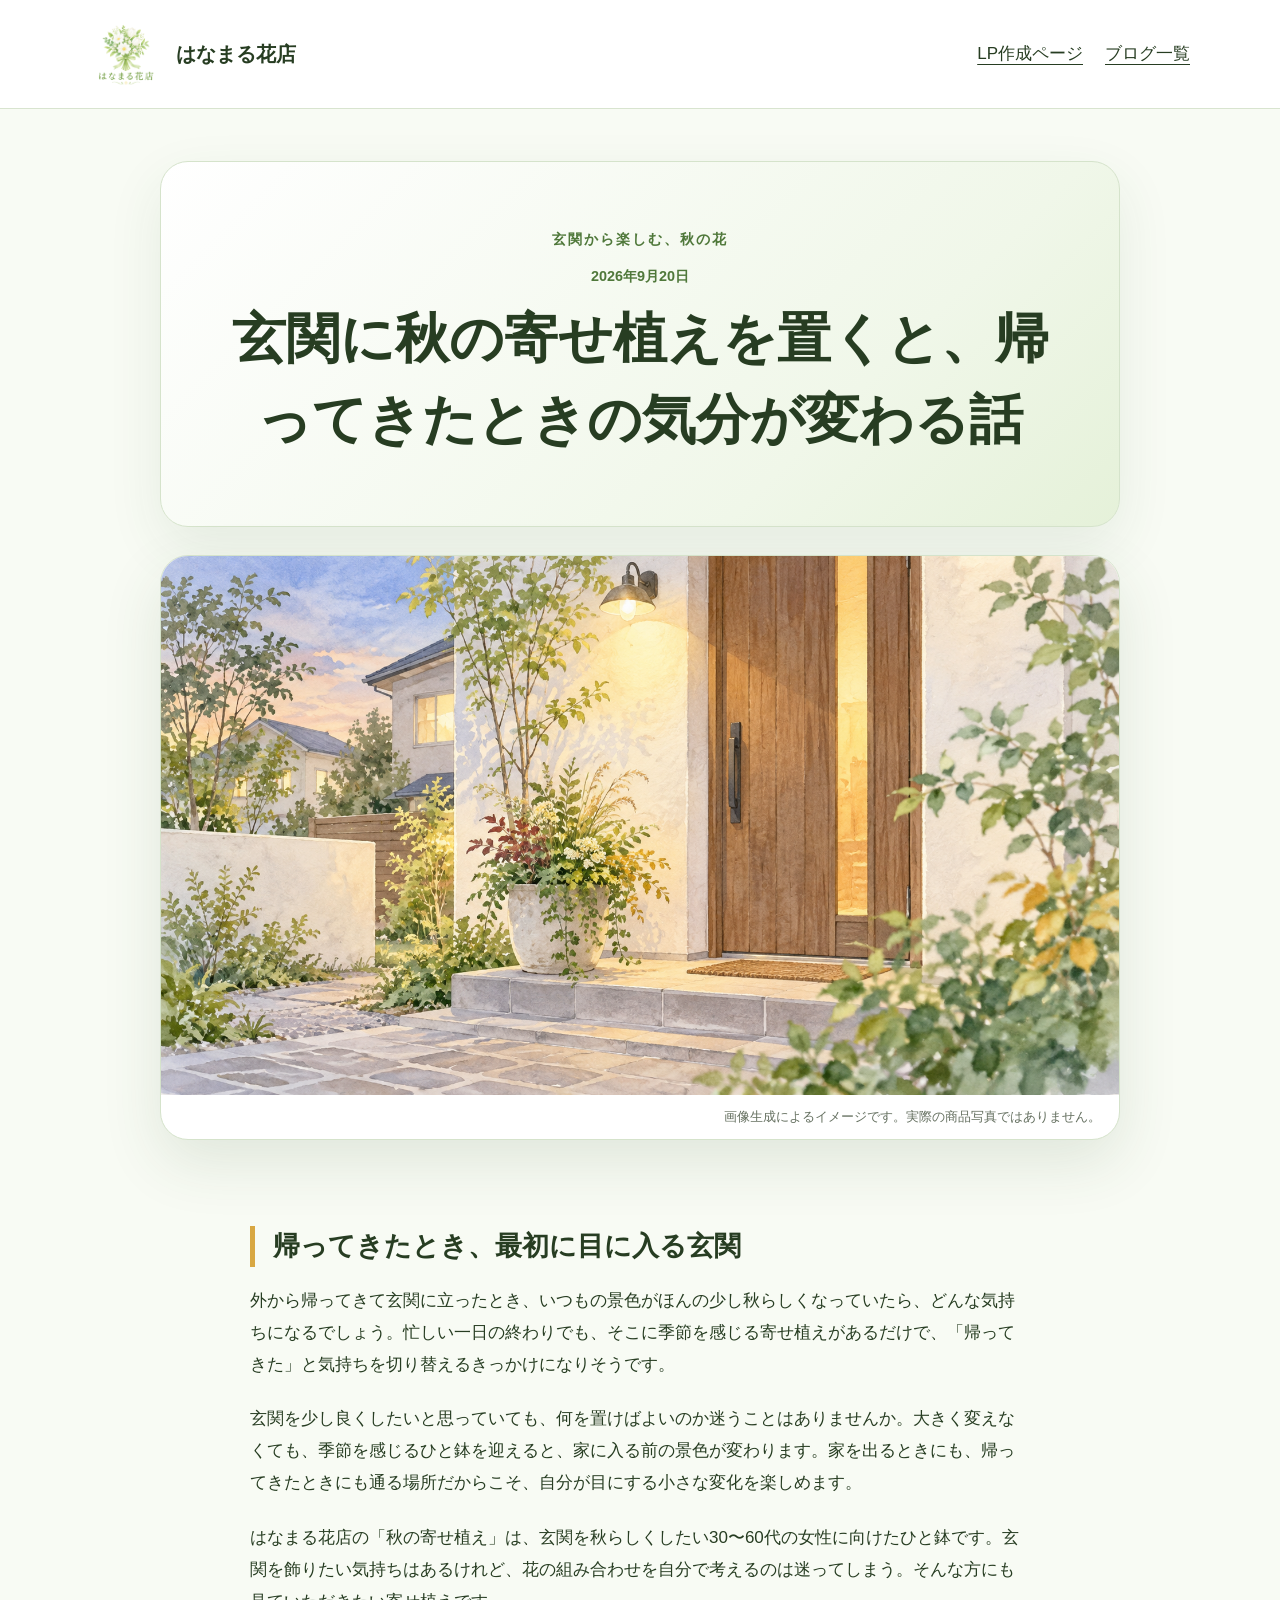
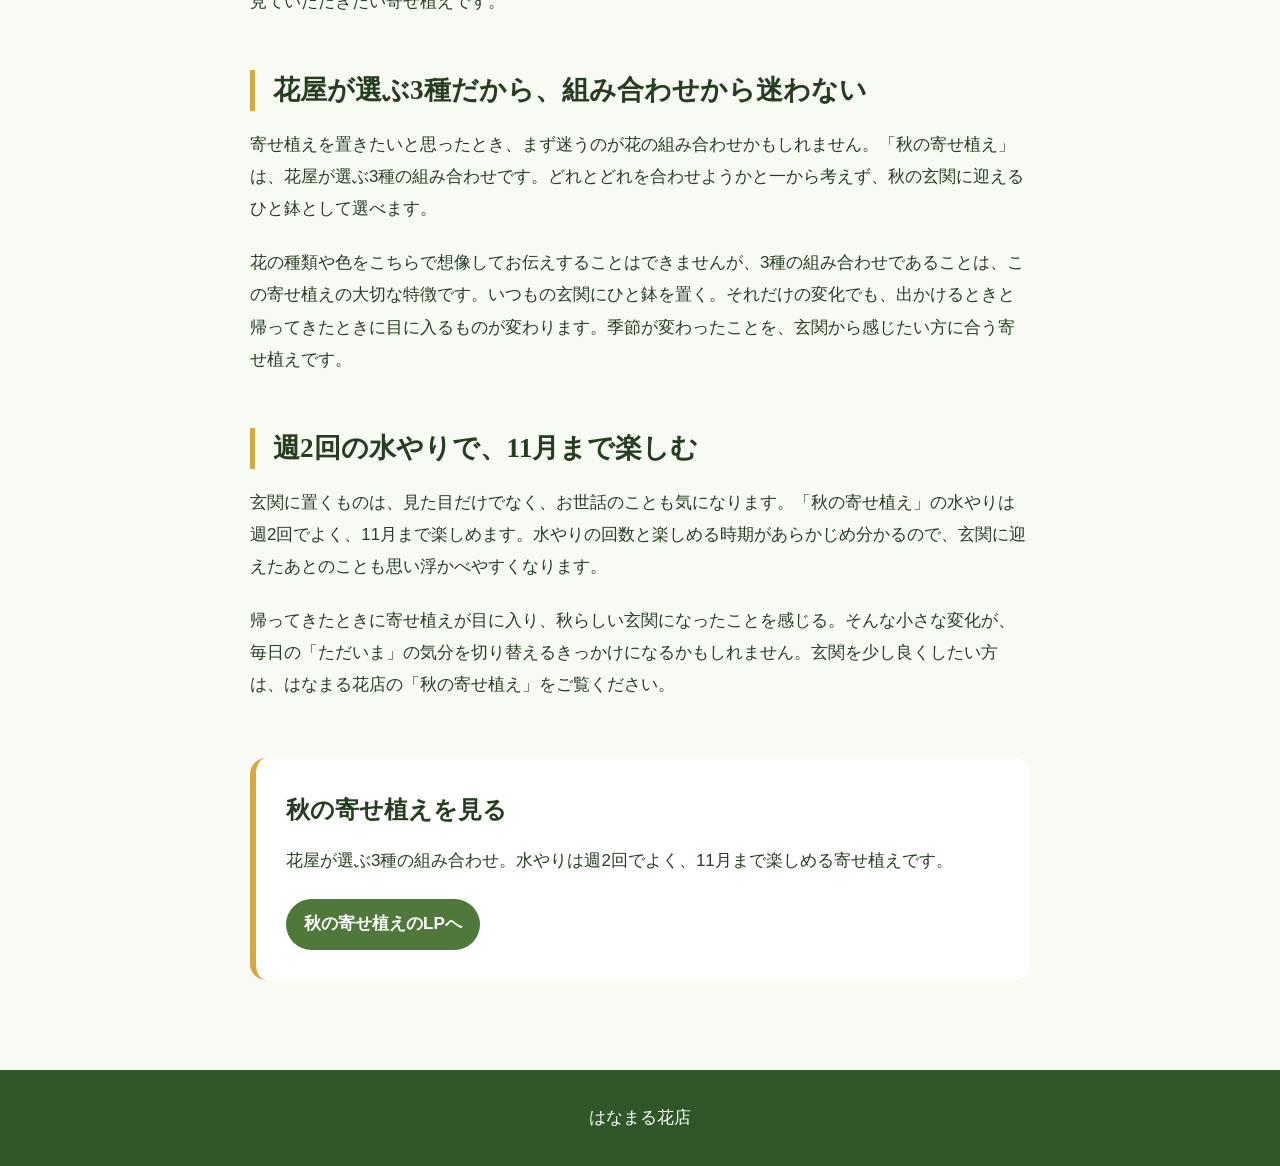
<file: blog/posts/autumn-planter-homecoming/index.html>
<!doctype html>
<html lang="ja">
<head>
<meta charset="utf-8"><meta name="viewport" content="width=device-width,initial-scale=1">
<meta name="description" content="玄関に秋の寄せ植えを置き、帰ってきたときの気分を切り替えるきっかけにするお話。">
<title>玄関に秋の寄せ植えを置くと、帰ってきたときの気分が変わる話｜はなまる花店ブログ</title>
<link rel="icon" href="../../../icon.png"><link rel="stylesheet" href="../../blog.css"><link rel="stylesheet" href="../../article.css">
</head>
<body>
<header class="site-header"><nav class="nav" aria-label="主なメニュー"><a class="brand" href="../../../index.html"><img src="../../../logo.png" alt=""><span>はなまる花店</span></a><div class="nav-links"><a href="../../../index.html">LP作成ページ</a><a href="../../index.html">ブログ一覧</a></div></nav></header>
<main class="wrap article">
<header class="article-header"><p class="article-kicker">玄関から楽しむ、秋の花</p><p class="date"><time datetime="2026-09-20">2026年9月20日</time></p><h1>玄関に秋の寄せ植えを置くと、帰ってきたときの気分が変わる話</h1></header>
<figure class="article-hero"><img src="../../assets/autumn-planter-homecoming.png" alt="秋の玄関に寄せ植えを置いた、画像生成による水彩風のイメージ"><figcaption>画像生成によるイメージです。実際の商品写真ではありません。</figcaption></figure>
<article class="article-body">
<h2>帰ってきたとき、最初に目に入る玄関</h2>
<p>外から帰ってきて玄関に立ったとき、いつもの景色がほんの少し秋らしくなっていたら、どんな気持ちになるでしょう。忙しい一日の終わりでも、そこに季節を感じる寄せ植えがあるだけで、「帰ってきた」と気持ちを切り替えるきっかけになりそうです。</p>
<p>玄関を少し良くしたいと思っていても、何を置けばよいのか迷うことはありませんか。大きく変えなくても、季節を感じるひと鉢を迎えると、家に入る前の景色が変わります。家を出るときにも、帰ってきたときにも通る場所だからこそ、自分が目にする小さな変化を楽しめます。</p>
<p>はなまる花店の「秋の寄せ植え」は、玄関を秋らしくしたい30〜60代の女性に向けたひと鉢です。玄関を飾りたい気持ちはあるけれど、花の組み合わせを自分で考えるのは迷ってしまう。そんな方にも見ていただきたい寄せ植えです。</p>
<h2>花屋が選ぶ3種だから、組み合わせから迷わない</h2>
<p>寄せ植えを置きたいと思ったとき、まず迷うのが花の組み合わせかもしれません。「秋の寄せ植え」は、花屋が選ぶ3種の組み合わせです。どれとどれを合わせようかと一から考えず、秋の玄関に迎えるひと鉢として選べます。</p>
<p>花の種類や色をこちらで想像してお伝えすることはできませんが、3種の組み合わせであることは、この寄せ植えの大切な特徴です。いつもの玄関にひと鉢を置く。それだけの変化でも、出かけるときと帰ってきたときに目に入るものが変わります。季節が変わったことを、玄関から感じたい方に合う寄せ植えです。</p>
<h2>週2回の水やりで、11月まで楽しむ</h2>
<p>玄関に置くものは、見た目だけでなく、お世話のことも気になります。「秋の寄せ植え」の水やりは週2回でよく、11月まで楽しめます。水やりの回数と楽しめる時期があらかじめ分かるので、玄関に迎えたあとのことも思い浮かべやすくなります。</p>
<p>帰ってきたときに寄せ植えが目に入り、秋らしい玄関になったことを感じる。そんな小さな変化が、毎日の「ただいま」の気分を切り替えるきっかけになるかもしれません。玄関を少し良くしたい方は、はなまる花店の「秋の寄せ植え」をご覧ください。</p>
<aside class="cta"><p class="cta-title">秋の寄せ植えを見る</p><p>花屋が選ぶ3種の組み合わせ。水やりは週2回でよく、11月まで楽しめる寄せ植えです。</p><a class="button" href="../../../autumn-planter/index.html">秋の寄せ植えのLPへ</a></aside>
</article></main>
<footer class="footer">はなまる花店</footer>
</body></html>
</file>
<file: blog/blog.css>
:root{--ink:#273d22;--green:#4f783a;--deep:#315629;--pale:#eef6e5;--paper:#fff;--line:#d8e4cf;--cream:#f8fbf4;--gold:#d8a742}*{box-sizing:border-box}html{scroll-behavior:smooth}body{margin:0;color:var(--ink);background:var(--cream);font-family:-apple-system,BlinkMacSystemFont,"Hiragino Sans","Yu Gothic",sans-serif;font-size:17px;line-height:1.9}a{color:inherit}img{display:block;max-width:100%}.site-header{background:#fff;border-bottom:1px solid var(--line)}.nav{display:flex;align-items:center;justify-content:space-between;gap:24px;width:min(1100px,calc(100% - 40px));margin:auto;padding:18px 0}.brand{display:flex;align-items:center;gap:14px;text-decoration:none;font-family:"Yu Mincho",serif;font-size:1.25rem;font-weight:700}.brand img{width:72px;height:72px;object-fit:contain}.nav-links{display:flex;gap:22px;flex-wrap:wrap}.nav-links a{text-underline-offset:5px}.wrap{width:min(960px,calc(100% - 40px));margin:auto}.page-intro{padding:68px 0 38px}.eyebrow{margin:0 0 8px;color:var(--green);font-size:.86rem;font-weight:800;letter-spacing:.12em}h1,h2{font-family:"Yu Mincho","Hiragino Mincho ProN",serif;line-height:1.5}h1{margin:0;font-size:clamp(2.2rem,6vw,4.2rem)}.lead{max-width:680px;margin:18px 0 0;color:#5e6b59}.post-list{display:grid;gap:24px;padding:8px 0 80px}.post-card{display:grid;grid-template-columns:minmax(220px,360px) 1fr;overflow:hidden;border:1px solid var(--line);border-radius:22px;background:#fff;box-shadow:0 15px 40px rgba(49,86,41,.08)}.post-card img{width:100%;height:100%;min-height:240px;object-fit:cover;background:var(--pale)}.post-copy{padding:30px}.date{margin:0 0 8px;color:var(--green);font-size:.9rem;font-weight:700}.post-copy h2{margin:0 0 14px;font-size:1.6rem}.post-copy p{margin:0 0 20px}.button{display:inline-flex;align-items:center;justify-content:center;min-height:46px;padding:9px 18px;border-radius:999px;color:#fff;background:var(--green);font-weight:700;text-decoration:none}.button:hover{background:var(--deep)}.empty{padding:54px 28px;border:1px dashed #afc49f;border-radius:22px;background:#fff;text-align:center}.empty img{width:68px;height:68px;margin:0 auto 14px;object-fit:contain}.empty strong{display:block;font-family:"Yu Mincho",serif;font-size:1.3rem}.article{max-width:780px;padding:64px 0 90px}.article-header{text-align:center}.article-header h1{font-size:clamp(2rem,5vw,3.4rem)}.hero{margin:38px 0;border-radius:24px;border:1px solid var(--line);background:#fff}.article-body{padding-top:10px}.article-body h2{margin:52px 0 18px;font-size:1.7rem}.article-body p{margin:0 0 22px}.cta{margin-top:56px;padding:30px;border-left:6px solid var(--gold);border-radius:16px;background:#fff}.cta h2{margin:0 0 12px}.footer{padding:32px 20px;color:#fff;background:var(--deep);text-align:center}@media(max-width:700px){.nav{align-items:flex-start}.brand img{width:58px;height:58px}.post-card{grid-template-columns:1fr}.post-card img{min-height:auto}.page-intro{padding-top:46px}.article{padding-top:46px}}
</file>
<file: blog/article.css>
.cta-title {
  margin: 0 0 12px !important;
  font-family: "Yu Mincho", "Hiragino Mincho ProN", serif;
  font-size: 1.5rem;
  font-weight: 700;
}

main.article {
  max-width: 1060px;
  padding-top: 52px;
}

.article-header {
  overflow: hidden;
  padding: clamp(34px, 6vw, 64px);
  border: 1px solid #d5e3cb;
  border-radius: 28px;
  background: linear-gradient(135deg, #fff 0%, #f0f7e9 70%, #e5f1d9 100%);
  box-shadow: 0 20px 55px rgba(49, 86, 41, .09);
}

.article-kicker {
  margin: 0 0 10px;
  color: #4f783a;
  font-size: .9rem;
  font-weight: 800;
  letter-spacing: .14em;
}

.article-header h1 {
  max-width: 820px;
  margin: 0 auto;
  text-wrap: balance;
}

.article-hero {
  overflow: hidden;
  margin: 28px 0 0;
  border: 1px solid #d5e3cb;
  border-radius: 28px;
  background: #fff;
  box-shadow: 0 22px 60px rgba(49, 86, 41, .12);
}

.article-hero img {
  width: 100%;
  aspect-ratio: 16 / 9;
  object-fit: cover;
}

.article-hero figcaption {
  padding: 10px 18px;
  color: #657060;
  font-size: .8rem;
  text-align: right;
}

.article-body {
  max-width: 780px;
  margin: 0 auto;
  padding-top: 34px;
}

.article-body h2 {
  padding-left: 18px;
  border-left: 5px solid #d8a742;
}

.article-body h2 + p {
  font-size: 1.05rem;
}

@media (max-width: 700px) {
  main.article { padding-top: 30px; }
  .article-header { padding: 30px 22px; border-radius: 20px; }
  .article-hero { border-radius: 20px; }
  .article-body { padding-top: 22px; }
}
</file>
